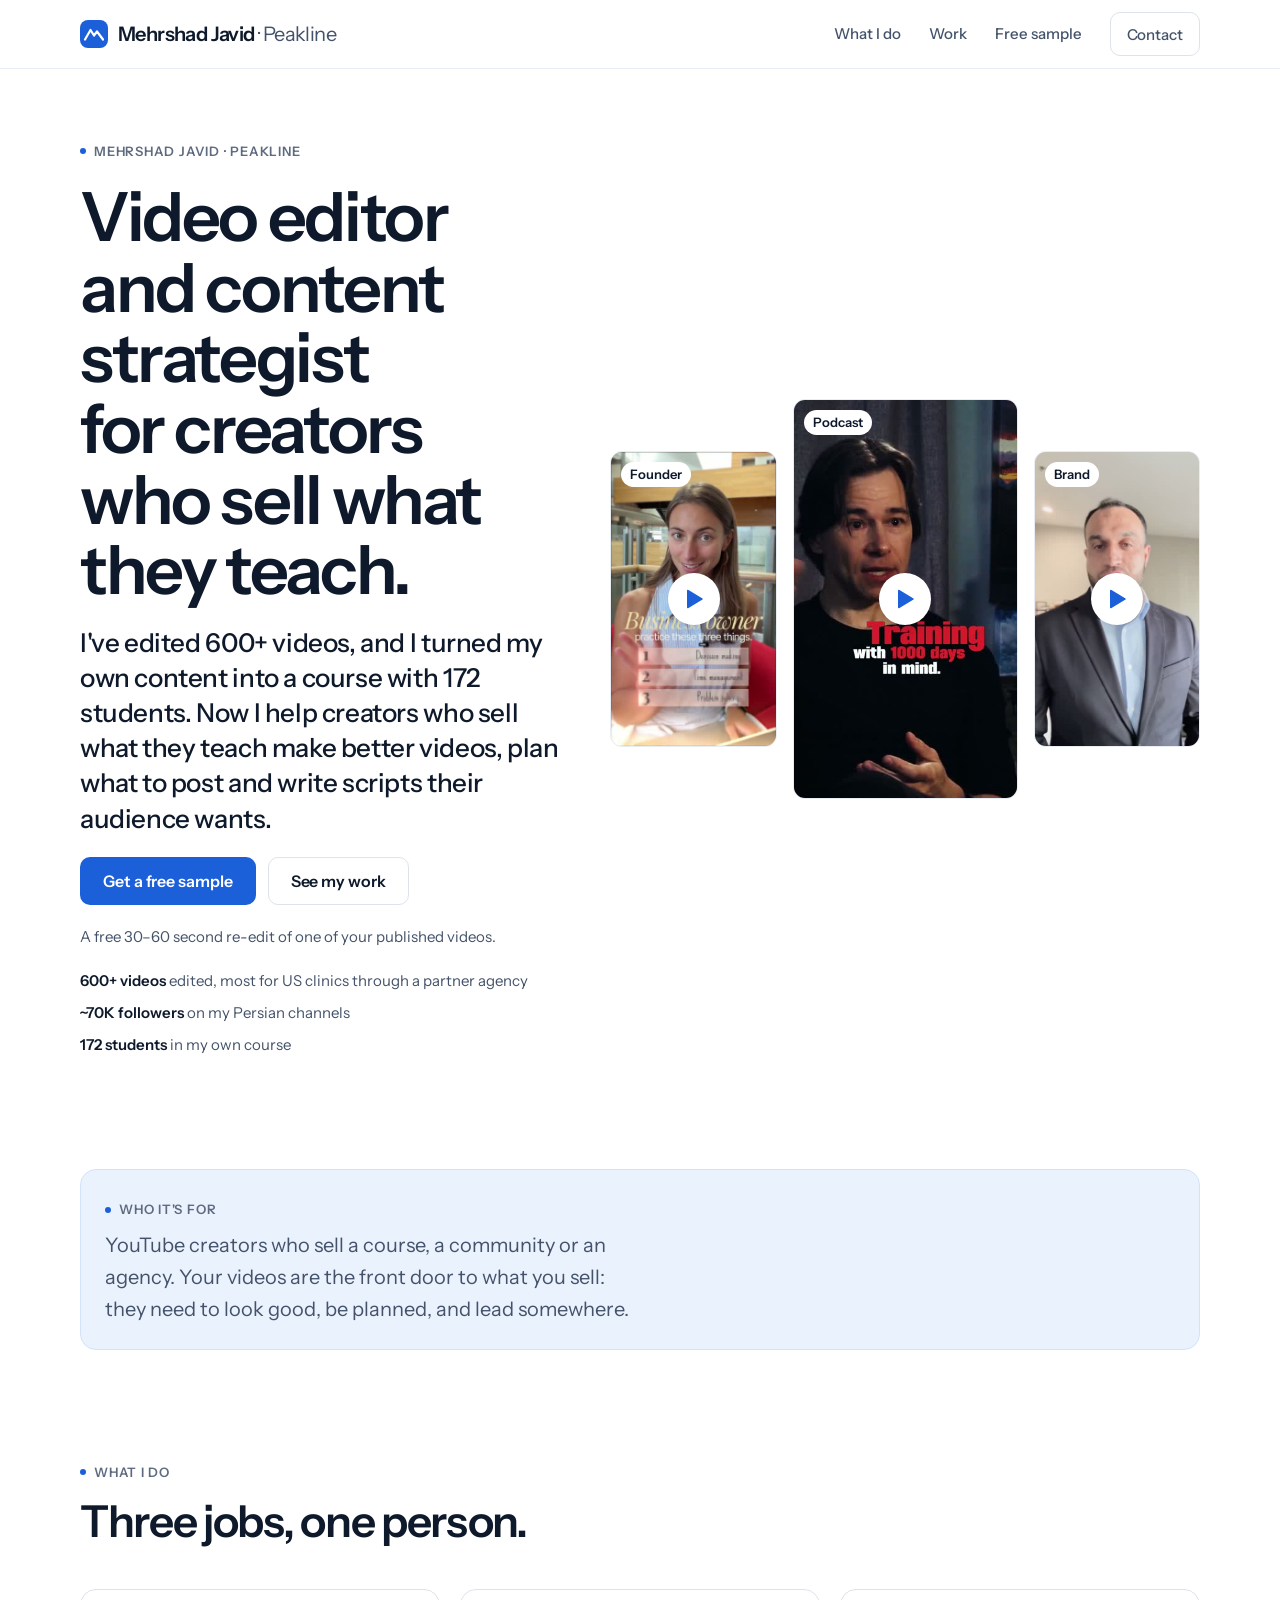
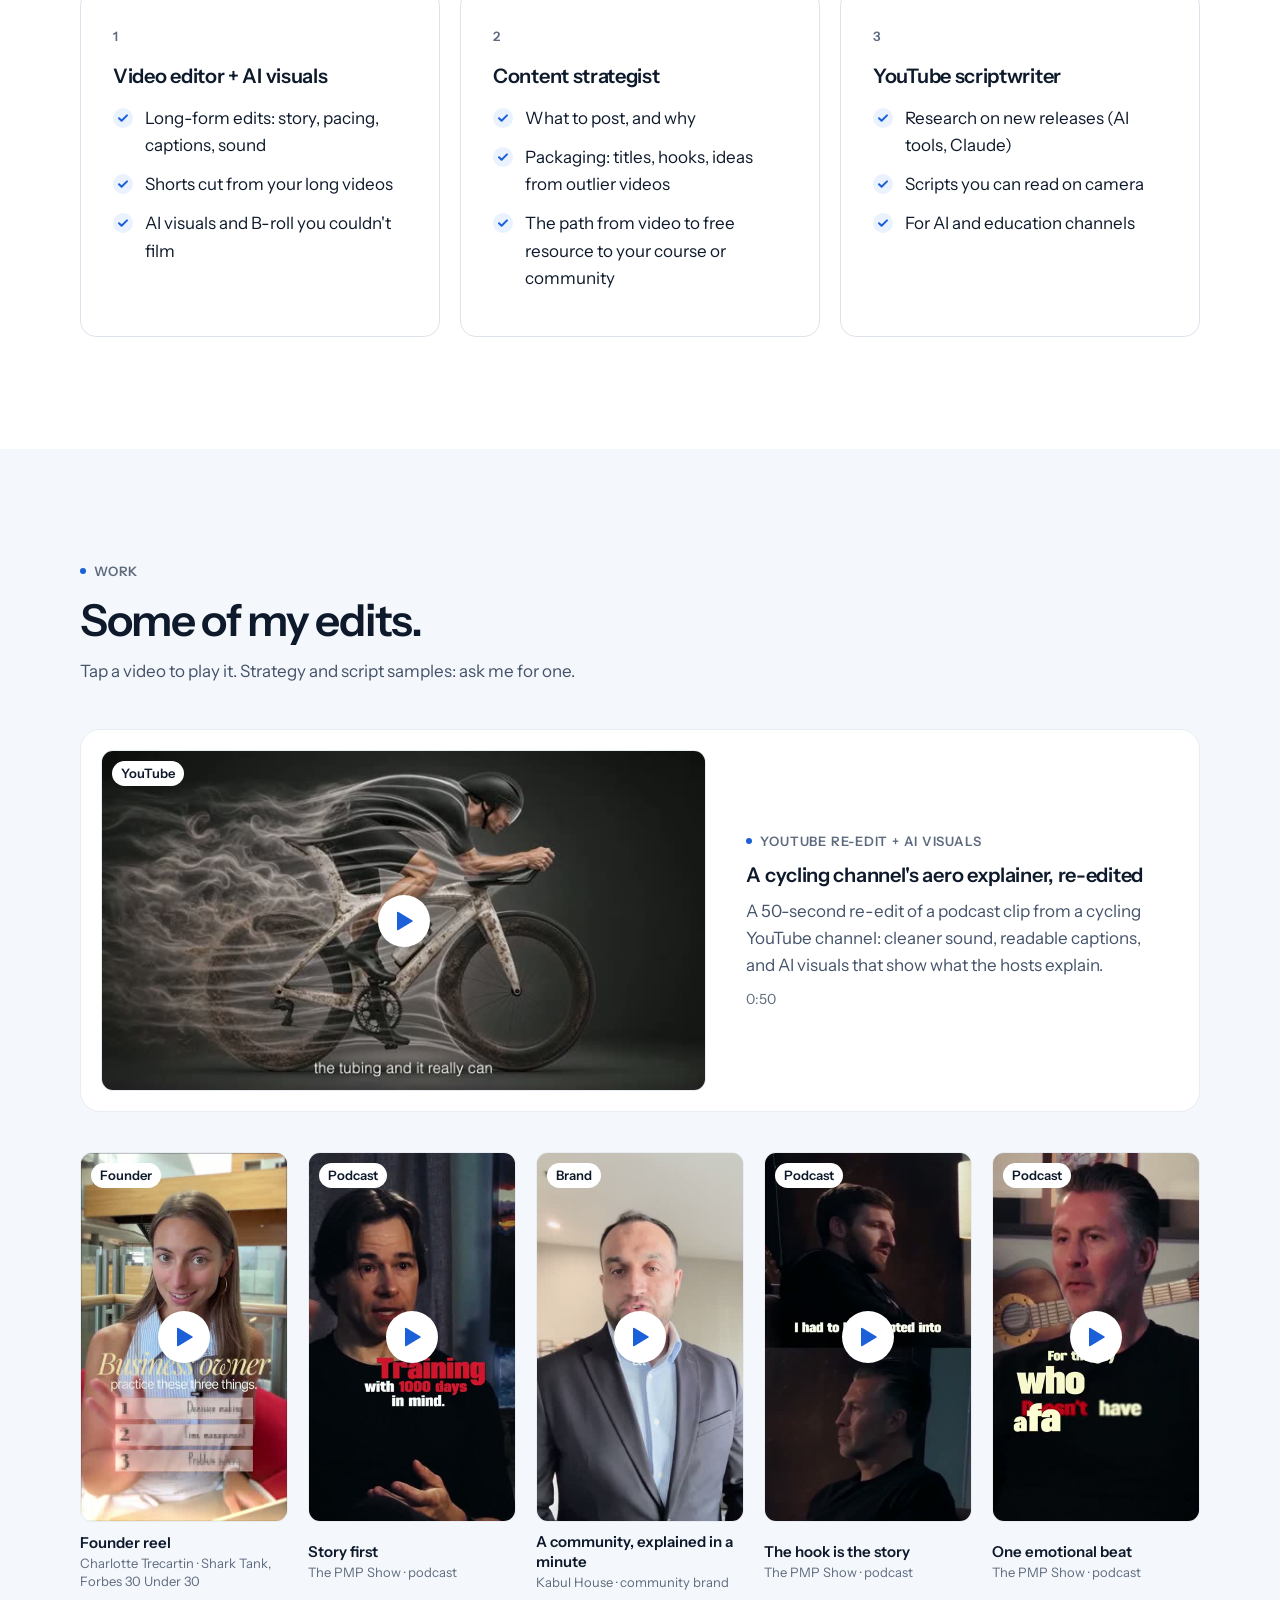
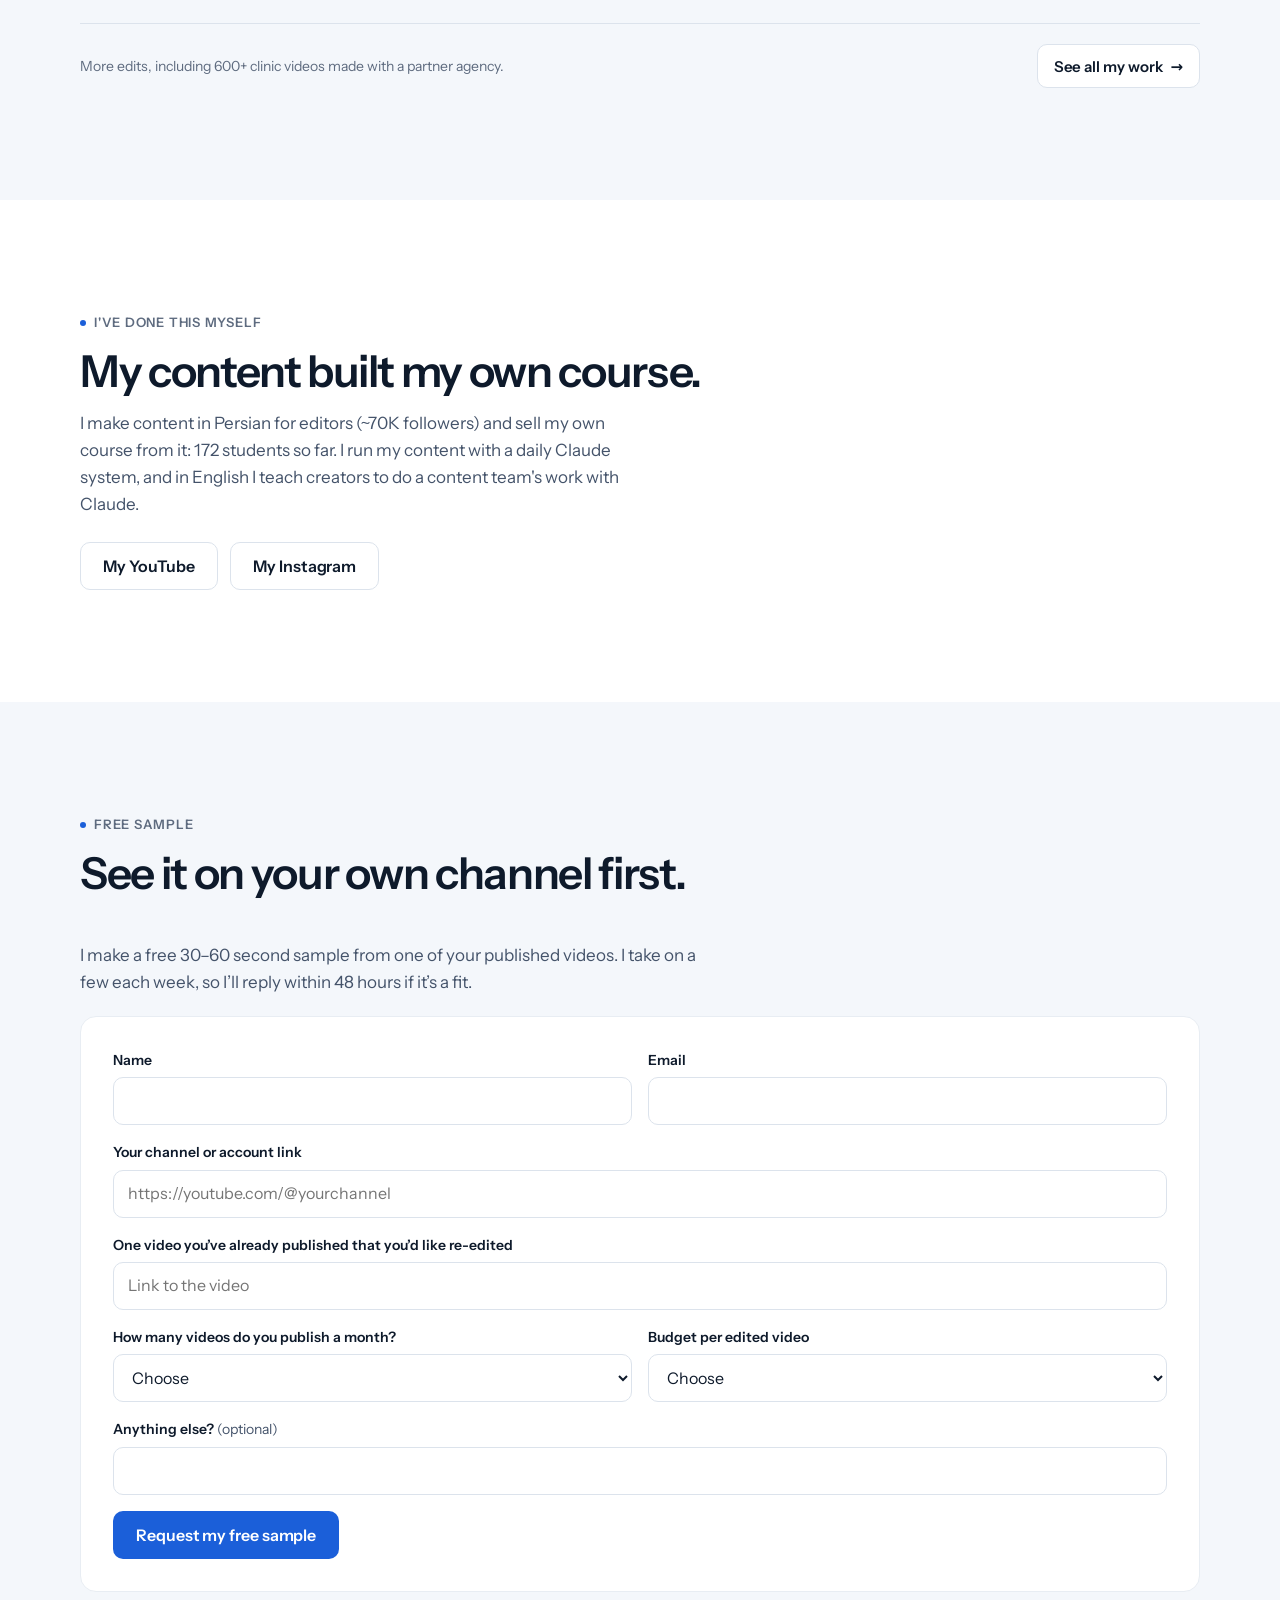
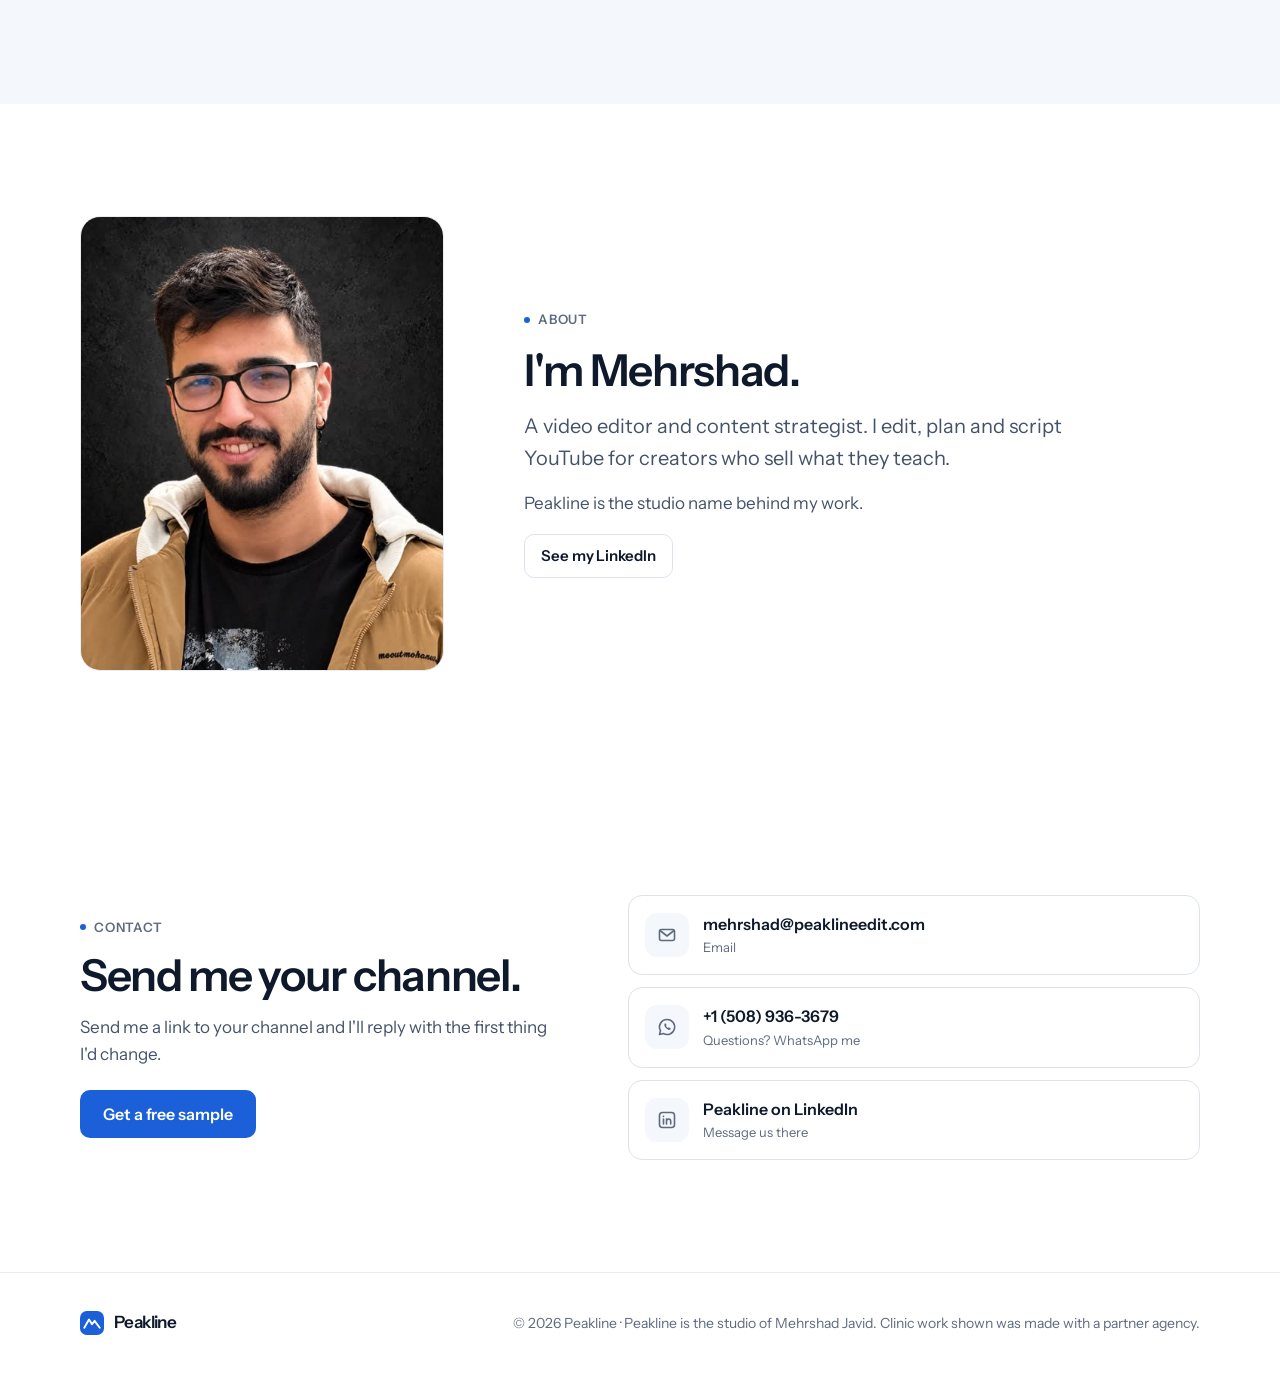
<file: index.html>
<!doctype html>
<html lang="en">
<head>
<meta charset="utf-8">
<meta name="viewport" content="width=device-width, initial-scale=1">
<title>Mehrshad Javid · Video editor + content strategist for course creators</title>
<meta name="description" content="I edit, plan and script YouTube for creators who sell courses. 600+ videos edited; my own content built a course with 172 students. Get a free sample.">

<link rel="canonical" href="https://peaklineedit.com/">
<meta property="og:type" content="website">
<meta property="og:title" content="Mehrshad Javid · Video editor + content strategist for course creators">
<meta property="og:description" content="I edit, plan and script YouTube for creators who sell courses. 600+ videos edited; my own content built a course with 172 students. Get a free sample.">
<meta property="og:url" content="https://peaklineedit.com/">
<meta name="theme-color" content="#FFFFFF">
<link rel="icon" href="data:image/svg+xml,%3Csvg xmlns='http://www.w3.org/2000/svg' viewBox='0 0 28 28'%3E%3Crect width='28' height='28' rx='8' fill='%231B5FD9'/%3E%3Cpath d='M5 19.5 10.5 10l3.5 5.5 3-4 6 8' stroke='%23fff' stroke-width='2.2' fill='none' stroke-linecap='round' stroke-linejoin='round'/%3E%3C/svg%3E">
<style>
@font-face{font-family:'Instrument Sans';font-style:normal;font-weight:400 600;font-display:swap;src:url([data-uri]) format('woff2')}
body{margin:0;background:#FFFFFF}
a{color:#1B5FD9}a:hover{color:#154CB3}
.pk{--bg:#FFFFFF;--bg-alt:#F4F7FB;--line:#DCE3EC;--line-soft:#E8EDF3;--ink:#0E1A2B;--ink-2:#44536A;--ink-3:#5E6B7F;--blue:#1B5FD9;--blue-hover:#154CB3;--blue-tint:#EAF2FE;--poster:#E3EAF3;--poster-2:#D5DFEB;
  container-type:inline-size;background:var(--bg);color:var(--ink);font-family:'Instrument Sans',system-ui,-apple-system,'Segoe UI',sans-serif;font-size:17px;line-height:1.6;-webkit-font-smoothing:antialiased;text-rendering:optimizeLegibility}
.pk *,.pk *::before,.pk *::after{box-sizing:border-box}
.pk h1,.pk h2,.pk h3,.pk p,.pk ul,.pk ol{margin:0}
.pk-wrap{width:100%;max-width:1200px;margin-inline:auto;padding-inline:20px}
.pk-sec{padding-block:64px}
.pk-alt{background:var(--bg-alt)}
.pk-label{display:inline-flex;align-items:center;gap:8px;font-size:13px;font-weight:600;letter-spacing:.06em;text-transform:uppercase;color:var(--ink-3)}
.pk-label i{width:6px;height:6px;border-radius:50%;background:var(--blue)}
.pk-h1{font-size:clamp(2.5rem,1.7rem + 3.6cqi,4.25rem);line-height:1.04;font-weight:600;letter-spacing:-.035em;text-wrap:balance}
.pk-h2{font-size:clamp(1.875rem,1.4rem + 2cqi,2.75rem);line-height:1.1;font-weight:600;letter-spacing:-.03em;text-wrap:balance}
.pk-h3{font-size:1.25rem;line-height:1.3;font-weight:600;letter-spacing:-.015em}
.pk-sub{font-size:clamp(1.25rem,1.05rem + .9cqi,1.625rem);line-height:1.35;font-weight:500;letter-spacing:-.015em;color:var(--ink);max-width:30rem}
.pk-lead{font-size:clamp(1.0625rem,1rem + .4cqi,1.25rem);line-height:1.6;color:var(--ink-2);max-width:34rem}
.pk-p{color:var(--ink-2);max-width:36rem}
.pk-small{font-size:14px;line-height:1.5;color:var(--ink-3)}
.pk-head-block{display:grid;gap:14px;margin-bottom:32px}
/* buttons: one blue button per screen, the rest neutral */
.pk-btn{display:inline-flex;align-items:center;justify-content:center;gap:8px;min-height:48px;padding:0 22px;border-radius:10px;border:1px solid transparent;font:600 16px/1 'Instrument Sans',system-ui,sans-serif;letter-spacing:-.005em;text-decoration:none;cursor:pointer;white-space:nowrap;transition:background .15s,border-color .15s,color .15s}
.pk-btn--blue{background:var(--blue);color:#FFFFFF}
.pk-btn--blue:hover{background:var(--blue-hover);color:#FFFFFF}
.pk-btn--line{background:#FFFFFF;color:var(--ink);border-color:var(--line)}
.pk-btn--line:hover{border-color:var(--ink-3);color:var(--ink)}
.pk-btn--sm{min-height:44px;padding:0 16px;font-size:15px}
.pk a:focus-visible,.pk button:focus-visible,.pk summary:focus-visible{outline:3px solid var(--blue);outline-offset:2px}
/* header */
.pk-head{border-bottom:1px solid var(--line-soft);background:#FFFFFF}
.pk-head .pk-wrap{display:flex;align-items:center;justify-content:space-between;gap:16px;min-height:68px}
.pk-logo{display:inline-flex;align-items:center;gap:10px;min-height:44px;color:var(--ink);text-decoration:none;font-weight:600;font-size:20px;letter-spacing:-.03em}
.pk-logo:hover{color:var(--ink)}
.pk-nav{display:none;align-items:center;gap:28px}
.pk-nav a{color:var(--ink-2);text-decoration:none;font-size:15px;font-weight:500}
.pk-nav a:hover{color:var(--ink)}
/* hero */
.pk-hero{padding-block:40px 64px}
.pk-hero-grid{display:grid;gap:40px}
.pk-hero-text{display:grid;gap:20px;align-content:start}
.pk-ctas{display:flex;flex-wrap:wrap;gap:12px}
.pk-stats{display:grid;grid-template-columns:repeat(3,minmax(0,1fr));gap:0;margin-top:8px;padding-top:20px;border-top:1px solid var(--line-soft)}
.pk-stat{display:grid;gap:2px;padding-inline:12px;border-inline-start:1px solid var(--line-soft)}
.pk-stat:first-child{padding-inline-start:0;border-inline-start:0}
.pk-stat b{font-size:clamp(1.5rem,1.2rem + 1.2cqi,2rem);line-height:1.15;font-weight:600;letter-spacing:-.03em;font-variant-numeric:tabular-nums}
.pk-stat span{font-size:13px;line-height:1.4;color:var(--ink-3)}
.pk-hero-reel{display:grid;grid-template-columns:repeat(3,minmax(0,1fr));gap:10px;align-items:start}
.pk-hero-reel>:nth-child(2){margin-top:-16px}
/* poster cards (9:16, poster first, video loads only on tap) */
.pk-poster{position:relative;display:block;width:100%;aspect-ratio:9/16;border-radius:12px;background:var(--poster);overflow:hidden;border:1px solid var(--line-soft)}
.pk-poster .pk-tag{position:absolute;inset-block-start:10px;inset-inline-start:10px;padding:4px 9px;border-radius:999px;background:#FFFFFF;font-size:13px;font-weight:600;line-height:1.3;color:var(--ink)}
.pk-play{position:absolute;inset:0;margin:auto;width:52px;height:52px;border-radius:50%;background:#FFFFFF;display:grid;place-items:center;box-shadow:0 6px 20px -8px rgb(14 26 43 / .35)}
.pk-cap{position:absolute;inset-inline:12%;inset-block-end:20%;display:grid;gap:6px;justify-items:center}
.pk-cap span{display:block;height:9px;border-radius:5px;background:#FFFFFF}
.pk-cap span:first-child{width:80%}
.pk-cap span:last-child{width:52%;background:var(--blue)}
/* screening room */
.pk-chips{display:flex;gap:8px;overflow-x:auto;padding:2px 2px 6px;margin:0 -2px 24px;scrollbar-width:none}
.pk-chip{flex:none;min-height:44px;padding:0 16px;border-radius:999px;border:1px solid var(--line);background:#FFFFFF;color:var(--ink-2);font:500 15px/1 'Instrument Sans',system-ui,sans-serif;cursor:pointer}
.pk-chip:hover{border-color:var(--ink-3);color:var(--ink)}
.pk-chip.is-on{background:var(--ink);border-color:var(--ink);color:#FFFFFF}
.pk-grid{display:grid;grid-template-columns:repeat(2,minmax(0,1fr));gap:20px 12px}
.pk-card{display:grid;gap:10px;margin:0;padding:0;border:0;background:none;text-align:start;cursor:pointer;font:inherit;color:inherit}
.pk-card:hover .pk-poster{border-color:var(--line)}
.pk-card:hover .pk-play{background:var(--blue)}
.pk-card:hover .pk-play svg path{fill:#FFFFFF}
.pk-card-meta{display:grid;gap:1px}
.pk-card-meta b{font-size:15px;font-weight:600;line-height:1.35}
.pk-card-meta span{font-size:13px;line-height:1.4;color:var(--ink-3)}
.pk-more{display:flex;flex-wrap:wrap;align-items:center;justify-content:space-between;gap:12px;margin-top:32px;padding-top:20px;border-top:1px solid var(--line)}
/* raw vs edited */
.pk-ba{display:grid;gap:36px}
.pk-ba-text{display:grid;gap:18px;align-content:center}
.pk-checks{list-style:none;padding:0;display:grid;gap:12px}
.pk-checks li{display:grid;grid-template-columns:22px minmax(0,1fr);gap:10px;align-items:start;color:var(--ink)}
.pk-checks svg{margin-top:3px}
.pk-ba-pair{display:grid;grid-template-columns:repeat(2,minmax(0,1fr));gap:12px}
.pk-ba-pair figure{margin:0;display:grid;gap:10px}
.pk-ba-pair figcaption{display:flex;justify-content:space-between;gap:8px;font-size:14px;font-weight:600}
.pk-ba-pair figcaption span{font-weight:400;color:var(--ink-3)}
.pk-raw{background:var(--poster-2)}
.pk-raw .pk-cap{display:none}
/* offer */
.pk-offer{display:grid;gap:20px;padding:32px 24px;border-radius:20px;background:var(--blue-tint);border:1px solid #D3E2FB}
.pk-offer .pk-h2{max-width:20ch}
.pk-offer-sub{font-size:clamp(1.125rem,1rem + .6cqi,1.375rem);font-weight:500;letter-spacing:-.01em;color:var(--ink)}
/* lanes */
.pk-lanes{display:grid;gap:16px}
.pk-lane{display:flex;flex-direction:column;gap:16px;padding:28px 24px;border-radius:16px;border:1px solid var(--line);background:#FFFFFF}
.pk-lane .pk-btn{align-self:flex-start;margin-top:auto}
.pk-lane .pk-checks{margin-bottom:8px}
/* steps */
.pk-steps{list-style:none;padding:0;display:grid;gap:12px;counter-reset:s}
.pk-step{display:grid;grid-template-columns:44px minmax(0,1fr);gap:16px;padding:20px;border-radius:16px;background:#FFFFFF;border:1px solid var(--line-soft)}
.pk-step-n{width:44px;height:44px;border-radius:12px;background:var(--blue-tint);color:var(--blue);display:grid;place-items:center;font-weight:600;font-size:18px;font-variant-numeric:tabular-nums}
.pk-step div{display:grid;gap:4px}
/* faq */
.pk-faq{display:grid;border-top:1px solid var(--line)}
.pk-faq details{border-bottom:1px solid var(--line)}
.pk-faq summary{list-style:none;display:flex;align-items:center;justify-content:space-between;gap:16px;min-height:64px;padding-block:16px;font-size:17px;font-weight:600;letter-spacing:-.01em;cursor:pointer}
.pk-faq summary::-webkit-details-marker{display:none}
.pk-faq summary svg{flex:none;transition:transform .2s}
.pk-faq details[open] summary svg{transform:rotate(45deg)}
.pk-faq details p{padding-bottom:20px;color:var(--ink-2);max-width:44rem}
/* contact */
.pk-contact{display:grid;gap:28px}
.pk-ways{display:grid;gap:12px}
.pk-way{display:grid;grid-template-columns:44px minmax(0,1fr);gap:14px;align-items:center;padding:16px;border-radius:14px;border:1px solid var(--line);background:#FFFFFF;color:var(--ink);text-decoration:none}
a.pk-way:hover{border-color:var(--ink-3);color:var(--ink)}
.pk-way-ic{width:44px;height:44px;border-radius:12px;background:var(--bg-alt);display:grid;place-items:center;color:var(--ink)}
.pk-way div{display:grid;gap:0;min-width:0}
.pk-way b{font-size:16px;font-weight:600;overflow-wrap:anywhere}
.pk-way span{font-size:13px;color:var(--ink-3)}
.pk-way--slot{border-style:dashed}
.pk-way--slot b{color:var(--ink-3);font-weight:500}
/* footer */
.pk-foot{border-top:1px solid var(--line-soft);padding-block:28px 36px}
.pk-foot .pk-wrap{display:grid;gap:10px}
/* tablet */
@container (min-width:640px){
  .pk-wrap{padding-inline:32px}
  .pk-nav{display:flex}
  .pk-head-cta-phone{display:none}
  .pk-grid{grid-template-columns:repeat(3,minmax(0,1fr));gap:28px 16px}
  .pk-offer{padding:48px}
  .pk-lanes{grid-template-columns:repeat(2,minmax(0,1fr));gap:20px}
  .pk-lane{padding:36px 32px}
  .pk-steps{grid-template-columns:repeat(3,minmax(0,1fr));gap:16px}
  .pk-step{grid-template-columns:minmax(0,1fr);gap:20px;padding:28px}
  .pk-ways{grid-template-columns:repeat(3,minmax(0,1fr))}
  .pk-stat{padding-inline:20px}
}
@container (max-width:639.98px){.pk-head-cta-desk{display:none}
  /* phone: the work is one swipe row (2 cards + a peek of the 3rd), so the section stays short */
  .pk-grid{display:flex;gap:12px;overflow-x:auto;scroll-snap-type:x mandatory;margin-inline:-20px;padding-inline:20px;scroll-padding-inline:20px;scrollbar-width:none}
  .pk-grid .pk-card{flex:0 0 42%;scroll-snap-align:start}
}
/* desktop */
@container (min-width:1024px){
  .pk-wrap{padding-inline:40px}
  .pk-sec{padding-block:112px}
  .pk-hero{padding-block:72px 112px}
  .pk-hero-grid{grid-template-columns:minmax(0,.9fr) minmax(0,1.1fr);gap:48px;align-items:center}
  .pk-hero-reel{grid-template-columns:minmax(0,1fr) minmax(0,1.35fr) minmax(0,1fr);gap:16px;align-items:center}
  .pk-hero-reel>:nth-child(2){margin-top:0}
  .pk-head-block{margin-bottom:44px}
  .pk-grid{grid-template-columns:repeat(5,minmax(0,1fr));gap:36px 20px}
  .pk-ba{grid-template-columns:minmax(0,1fr) minmax(0,1fr);gap:80px;align-items:center}
  .pk-ba-pair{gap:20px}
  .pk-offer{grid-template-columns:minmax(0,1.3fr) auto;align-items:end;column-gap:48px;padding:64px}
  .pk-offer .pk-btn{grid-column:2;grid-row:1 / span 3;align-self:center}
  .pk-faq-wrap{display:grid;grid-template-columns:minmax(0,.8fr) minmax(0,1.2fr);gap:80px;align-items:start}
  .pk-contact{grid-template-columns:minmax(0,.9fr) minmax(0,1.1fr);gap:80px;align-items:center}
  .pk-ways{grid-template-columns:minmax(0,1fr)}
  .pk-foot .pk-wrap{grid-template-columns:minmax(0,1fr) auto;align-items:center}
}
@media (prefers-reduced-motion:reduce){.pk *{transition:none !important}}
/* build additions: real posters + tap-to-play video */
html{scroll-behavior:smooth}
.pk-poster img,.pk-poster video{position:absolute;inset:0;width:100%;height:100%;object-fit:cover;display:block}
.pk-poster video{background:#0E1A2B}
.pk-poster.is-playing .pk-tag,.pk-poster.is-playing .pk-play,.pk-poster.is-playing .pk-cap{display:none}
.pk-poster.has-img .pk-cap{display:none}
.pk-poster .pk-tag,.pk-poster .pk-play{z-index:1}
.pk-card[hidden]{display:none}
.pk-card:disabled{cursor:default}
.pk-card:disabled .pk-play{display:none}
.pk-skip{position:absolute;left:-9999px}
.pk-skip:focus{left:16px;top:12px;z-index:9;background:#fff;padding:8px 12px;border-radius:8px}
@media (prefers-reduced-motion:reduce){html{scroll-behavior:auto}}
/* selling points + contrast (2026-10-31, same tokens as design v1) */
.pk-why{display:grid;gap:12px}
.pk-why-card{display:grid;gap:12px;align-content:start;padding:24px;border-radius:16px;border:1px solid var(--line-soft);background:#FFFFFF}
.pk-quote{margin:24px 0 0;padding:24px;border-radius:16px;background:var(--bg-alt);display:grid;gap:10px}
.pk-quote blockquote{margin:0;font-size:clamp(1.125rem,1rem + .6cqi,1.375rem);line-height:1.4;font-weight:500;letter-spacing:-.01em;color:var(--ink);max-width:40rem}
.pk-quote figcaption{font-size:14px;line-height:1.5;color:var(--ink-3)}
.pk-quote figcaption b{color:var(--ink);font-weight:600}
.pk-vs{display:grid;gap:12px}
.pk-vs-col{display:grid;gap:16px;align-content:start;padding:28px 24px;border-radius:16px}
.pk-vs-not{background:var(--bg-alt);border:1px solid var(--line-soft)}
.pk-vs-not .pk-x li{color:var(--ink-2)}
.pk-vs-yes{background:var(--blue-tint);border:1px solid #D3E2FB}
.pk-x{list-style:none;padding:0;display:grid;gap:12px}
.pk-x li{display:grid;grid-template-columns:22px minmax(0,1fr);gap:10px;align-items:start}
.pk-x svg{margin-top:3px}
@container (min-width:640px){
  .pk-why{grid-template-columns:repeat(2,minmax(0,1fr));gap:16px}
  .pk-why-card{padding:28px}
  .pk-quote{padding:32px}
  .pk-vs{grid-template-columns:repeat(2,minmax(0,1fr));gap:20px}
  .pk-vs-col{padding:36px 32px}
}
@container (min-width:640px) and (max-width:1023.98px){
  .pk-why-card:last-child{grid-column:1 / -1}
}
@container (min-width:1024px){
  .pk-why{grid-template-columns:repeat(6,minmax(0,1fr))}
  .pk-why-card{grid-column:span 2}
  .pk-why-card:nth-child(n+4){grid-column:span 3}
}
/* TV feature card */
.pk-feature{display:grid;gap:20px;margin-bottom:40px;padding:16px;border-radius:20px;background:#FFFFFF;border:1px solid var(--line-soft)}
.pk-poster--wide{aspect-ratio:16/9}
.pk-feature-text{display:grid;gap:10px;align-content:center;padding:0 8px 8px}
@container (min-width:1024px){
  .pk-feature{grid-template-columns:minmax(0,1.4fr) minmax(0,1fr);gap:40px;padding:20px}
  .pk-feature-text{padding:0 20px 0 0}
}
/* quiet "see more work" row */
.pk-morework{margin-top:28px}
.pk-morework summary{display:inline-flex;align-items:center;min-height:44px;padding:0 4px;color:var(--ink-2);font-weight:500;font-size:15px;cursor:pointer;text-decoration:underline;text-underline-offset:4px;text-decoration-color:var(--line)}
.pk-morework summary:hover{color:var(--ink)}
.pk-morework[open] summary{margin-bottom:20px}
@container (min-width:1024px){.pk-grid--n4,.pk-grid--n8{grid-template-columns:repeat(4,minmax(0,1fr))}}
/* bigger hero videos (Mehrshad 2026-10-31: "so small") */
@container (max-width:639.98px){
  .pk-hero-reel{display:flex;gap:12px;overflow-x:auto;scroll-snap-type:x mandatory;margin-inline:-20px;padding-inline:20px;scroll-padding-inline:20px;scrollbar-width:none}
  .pk-hero-reel>.pk-card{flex:0 0 62%;scroll-snap-align:start}
  .pk-hero-reel>:nth-child(2){margin-top:0}
}
/* about */
.pk-about{display:grid;gap:28px;align-items:center}
.pk-about-photo{margin:0;width:100%;max-width:320px;aspect-ratio:4/5;border-radius:20px;overflow:hidden;background:var(--poster);border:1px solid var(--line-soft)}
.pk-about-photo img{width:100%;height:100%;object-fit:cover;display:block}
.pk-about-text{display:grid;gap:16px;align-content:center;justify-items:start}
@container (min-width:1024px){
  .pk-about{grid-template-columns:minmax(0,.7fr) minmax(0,1.3fr);gap:80px}
  .pk-about-photo{max-width:none}
}
/* 1 hour -> 8-12 shorts equation */
.pk-equation{display:inline-flex;flex-wrap:wrap;align-items:baseline;gap:6px;align-self:flex-start;padding:10px 14px;border-radius:12px;background:var(--blue-tint);border:1px solid #D3E2FB;color:var(--ink-2);font-size:15px;line-height:1.4}
.pk-equation b{color:var(--ink);font-weight:600;font-size:17px;letter-spacing:-.01em}
.pk-equation span[aria-hidden]{color:var(--blue);font-weight:600}
.pk-sr{position:absolute;width:1px;height:1px;overflow:hidden;clip:rect(0 0 0 0);white-space:nowrap}
.pk-price{display:flex;flex-wrap:wrap;align-items:baseline;gap:6px;margin:-6px 0 0;color:var(--ink-2);font-size:15px}
.pk-price b{color:var(--ink);font-size:34px;font-weight:600;letter-spacing:-.03em;line-height:1}
.pk-from{flex-basis:100%;color:var(--ink);font-size:15px;font-weight:700;letter-spacing:-.01em;margin-bottom:2px}

/* founder quote hero + preview gaps */
.pk-h1--quote{font-size:clamp(2rem,1.4rem + 2.6cqi,3.25rem);line-height:1.08}
.pk-cite{display:block;margin-top:-8px;color:var(--ink-2);font-size:15px;font-style:normal}
.pk-cite b{color:var(--ink);font-weight:600}
.pk-proofline{color:var(--ink-2);font-size:15px}
.pk-proofline b{color:var(--ink);font-weight:600}
.pk-sidelink{font-size:15px;color:var(--ink-2)}
.pk-sidelink a{color:var(--blue);font-weight:600;text-decoration:none}
.pk-verify{background:#FFF1A8;color:#5A4500;border-radius:4px;padding:0 4px;font-weight:600}
.pk-note{padding:24px;border-radius:16px;background:var(--blue-tint);border:1px solid #D3E2FB}

/* founder quote card under the hero headline */
.pk-founder{margin:4px 0 0;padding:16px 20px;border-left:3px solid var(--blue);background:var(--blue-tint);border-radius:0 12px 12px 0}
.pk-founder blockquote{margin:0;color:var(--ink);font-size:clamp(1.05rem,.95rem + .5cqi,1.3rem);line-height:1.4;font-weight:600;letter-spacing:-.01em}
.pk-founder .pk-cite{margin-top:8px}

@container (min-width:1024px){.pk-grid--n6{grid-template-columns:repeat(6,minmax(0,1fr));gap:28px 14px}}
.pk-sec-sub{margin:48px 0 20px}

.pk-proofstrip{display:flex;flex-wrap:wrap;gap:8px 20px;color:var(--ink-2);font-size:15px}
.pk-proofstrip b{color:var(--ink);font-weight:600}
.pk-teach{display:grid;gap:24px}
.pk-pillars{display:grid;gap:12px;grid-template-columns:repeat(2,minmax(0,1fr))}
@container (min-width:1024px){.pk-pillars{grid-template-columns:repeat(4,minmax(0,1fr))}}
.pk-pillar{padding:18px;border-radius:14px;background:#fff;border:1px solid var(--line-soft)}
.pk-pillar b{display:block;margin-bottom:6px;color:var(--ink)}
.pk-pillar span{color:var(--ink-2);font-size:14px;line-height:1.45}

/* free-sample form */
.pk-form{display:grid;gap:16px;margin-top:20px;padding:24px;border-radius:16px;background:#fff;border:1px solid var(--line-soft)}
@container (min-width:640px){.pk-form{grid-template-columns:repeat(2,minmax(0,1fr));padding:32px}.pk-field--wide{grid-column:1 / -1}}
.pk-field{display:grid;gap:6px}
.pk-field label{font-size:14px;font-weight:600;color:var(--ink)}
.pk-field label span{font-weight:400;color:var(--ink-2)}
.pk-field input,.pk-field select{width:100%;min-height:48px;padding:10px 14px;border-radius:10px;border:1px solid var(--line);background:#fff;color:var(--ink);font:inherit;font-size:16px}
.pk-field input:focus,.pk-field select:focus{outline:2px solid var(--blue);outline-offset:1px;border-color:var(--blue)}
.pk-hp{position:absolute;left:-9999px;width:1px;height:1px;overflow:hidden}
.pk-form-foot{display:flex;flex-wrap:wrap;align-items:center;gap:12px 20px}
.pk-form-msg{margin:0;font-size:15px;color:var(--ink-2)}
.pk-form.is-sent .pk-field{opacity:.5}
.pk-form.is-sent button{display:none}
.pk-form.is-sent .pk-form-msg{color:var(--ink);font-weight:600}
/* header name: one line on phones */
.pk-logo{white-space:nowrap}
@media (max-width:480px){.pk-logo span span{display:none}}

</style>
</head>
<body>
<div class="pk" dir="ltr" lang="en">
<a class="pk-skip" href="#main">Skip to content</a>

<header class="pk-head">
<div class="pk-wrap">
<a class="pk-logo" href="#top" aria-label="Peakline home">
<svg width="28" height="28" viewBox="0 0 28 28" fill="none" aria-hidden="true"><rect width="28" height="28" rx="8" fill="#1B5FD9"></rect><path d="M5 19.5 10.5 10l3.5 5.5 3-4 6 8" stroke="#FFFFFF" stroke-width="2.2" stroke-linecap="round" stroke-linejoin="round"></path></svg>
<span>Mehrshad Javid <span style="color:var(--ink-2);font-weight:400">· Peakline</span></span>
</a>
<nav class="pk-nav" aria-label="Main">
<a href="#roles">What I do</a>
<a href="/work/">Work</a>
<a href="#sample">Free sample</a>
<a class="pk-btn pk-btn--line pk-btn--sm pk-head-cta-desk" href="#contact">Contact</a>
</nav>
<a class="pk-btn pk-btn--line pk-btn--sm pk-head-cta-phone" href="#contact">Contact</a>
</div>
</header>

<main id="main">
<section class="pk-hero" id="top">
<div class="pk-wrap pk-hero-grid">
<div class="pk-hero-text">
<span class="pk-label"><i></i>Mehrshad Javid · Peakline</span>
<h1 class="pk-h1">Video editor and content strategist for creators who sell what they teach.</h1>
<p class="pk-sub">I've edited 600+ videos, and I turned my own content into a course with 172 students. Now I help creators who sell what they teach make better videos, plan what to post and write scripts their audience wants.</p>
<div class="pk-ctas">
<a class="pk-btn pk-btn--blue" href="#sample">Get a free sample</a>
<a class="pk-btn pk-btn--line" href="/work/">See my work</a>
</div>
<p class="pk-sidelink">A free 30&ndash;60 second re-edit of one of your published videos.</p>
<div class="pk-proofstrip"><span><b>600+ videos</b> edited, most for US clinics through a partner agency</span><span><b>~70K followers</b> on my Persian channels</span><span><b>172 students</b> in my own course</span></div>
</div>
<div class="pk-hero-reel" aria-label="Three example videos">
<button type="button" class="pk-card" data-cat="" aria-label="Play: Founder reel" data-src="/media/charlotte.mp4"><span class="pk-poster has-img"><img src="[data-uri]" alt="" loading="lazy" decoding="async"><span class="pk-tag">Founder</span><span class="pk-play" aria-hidden="true"><svg width="18" height="20" viewBox="0 0 18 20"><path d="M2 1.8v16.4a1 1 0 0 0 1.5.86l13.6-8.2a1 1 0 0 0 0-1.72L3.5.94A1 1 0 0 0 2 1.8Z" fill="#1B5FD9"></path></svg></span><span class="pk-cap" aria-hidden="true"><span></span><span></span></span></span></button>
<button type="button" class="pk-card" data-cat="" aria-label="Play: Story first" data-src="/media/pmp-storytelling.mp4"><span class="pk-poster has-img"><img src="[data-uri]" alt="" loading="lazy" decoding="async"><span class="pk-tag">Podcast</span><span class="pk-play" aria-hidden="true"><svg width="18" height="20" viewBox="0 0 18 20"><path d="M2 1.8v16.4a1 1 0 0 0 1.5.86l13.6-8.2a1 1 0 0 0 0-1.72L3.5.94A1 1 0 0 0 2 1.8Z" fill="#1B5FD9"></path></svg></span><span class="pk-cap" aria-hidden="true"><span></span><span></span></span></span></button>
<button type="button" class="pk-card" data-cat="" aria-label="Play: A community, explained in a minute" data-src="/media/kabul-house.mp4"><span class="pk-poster has-img"><img src="[data-uri]" alt="" loading="lazy" decoding="async"><span class="pk-tag">Brand</span><span class="pk-play" aria-hidden="true"><svg width="18" height="20" viewBox="0 0 18 20"><path d="M2 1.8v16.4a1 1 0 0 0 1.5.86l13.6-8.2a1 1 0 0 0 0-1.72L3.5.94A1 1 0 0 0 2 1.8Z" fill="#1B5FD9"></path></svg></span><span class="pk-cap" aria-hidden="true"><span></span><span></span></span></span></button>
</div>
</div>
</section>

<section class="pk-sec" id="who" style="padding-top:0">
<div class="pk-wrap">
<div class="pk-note">
<span class="pk-label"><i></i>Who it's for</span>
<p class="pk-lead" style="margin-top:8px">YouTube creators who sell a course, a community or an agency. Your videos are the front door to what you sell: they need to look good, be planned, and lead somewhere.</p>
</div>
</div>
</section>

<section class="pk-sec" id="roles" style="padding-top:0">
<div class="pk-wrap">
<div class="pk-head-block">
<span class="pk-label"><i></i>What I do</span>
<h2 class="pk-h2">Three jobs, one person.</h2>
</div>
<div class="pk-lanes" style="grid-template-columns:repeat(auto-fit,minmax(260px,1fr))">
<div class="pk-lane"><span class="pk-label">1</span><h3 class="pk-h3">Video editor + AI visuals</h3><ul class="pk-checks"><li><svg width="20" height="20" viewBox="0 0 20 20" fill="none" aria-hidden="true"><circle cx="10" cy="10" r="10" fill="#EAF2FE"></circle><path d="m6 10.2 2.6 2.6L14 7.4" stroke="#1B5FD9" stroke-width="2" stroke-linecap="round" stroke-linejoin="round"></path></svg><span>Long-form edits: story, pacing, captions, sound</span></li><li><svg width="20" height="20" viewBox="0 0 20 20" fill="none" aria-hidden="true"><circle cx="10" cy="10" r="10" fill="#EAF2FE"></circle><path d="m6 10.2 2.6 2.6L14 7.4" stroke="#1B5FD9" stroke-width="2" stroke-linecap="round" stroke-linejoin="round"></path></svg><span>Shorts cut from your long videos</span></li><li><svg width="20" height="20" viewBox="0 0 20 20" fill="none" aria-hidden="true"><circle cx="10" cy="10" r="10" fill="#EAF2FE"></circle><path d="m6 10.2 2.6 2.6L14 7.4" stroke="#1B5FD9" stroke-width="2" stroke-linecap="round" stroke-linejoin="round"></path></svg><span>AI visuals and B-roll you couldn't film</span></li></ul></div>
<div class="pk-lane"><span class="pk-label">2</span><h3 class="pk-h3">Content strategist</h3><ul class="pk-checks"><li><svg width="20" height="20" viewBox="0 0 20 20" fill="none" aria-hidden="true"><circle cx="10" cy="10" r="10" fill="#EAF2FE"></circle><path d="m6 10.2 2.6 2.6L14 7.4" stroke="#1B5FD9" stroke-width="2" stroke-linecap="round" stroke-linejoin="round"></path></svg><span>What to post, and why</span></li><li><svg width="20" height="20" viewBox="0 0 20 20" fill="none" aria-hidden="true"><circle cx="10" cy="10" r="10" fill="#EAF2FE"></circle><path d="m6 10.2 2.6 2.6L14 7.4" stroke="#1B5FD9" stroke-width="2" stroke-linecap="round" stroke-linejoin="round"></path></svg><span>Packaging: titles, hooks, ideas from outlier videos</span></li><li><svg width="20" height="20" viewBox="0 0 20 20" fill="none" aria-hidden="true"><circle cx="10" cy="10" r="10" fill="#EAF2FE"></circle><path d="m6 10.2 2.6 2.6L14 7.4" stroke="#1B5FD9" stroke-width="2" stroke-linecap="round" stroke-linejoin="round"></path></svg><span>The path from video to free resource to your course or community</span></li></ul></div>
<div class="pk-lane"><span class="pk-label">3</span><h3 class="pk-h3">YouTube scriptwriter</h3><ul class="pk-checks"><li><svg width="20" height="20" viewBox="0 0 20 20" fill="none" aria-hidden="true"><circle cx="10" cy="10" r="10" fill="#EAF2FE"></circle><path d="m6 10.2 2.6 2.6L14 7.4" stroke="#1B5FD9" stroke-width="2" stroke-linecap="round" stroke-linejoin="round"></path></svg><span>Research on new releases (AI tools, Claude)</span></li><li><svg width="20" height="20" viewBox="0 0 20 20" fill="none" aria-hidden="true"><circle cx="10" cy="10" r="10" fill="#EAF2FE"></circle><path d="m6 10.2 2.6 2.6L14 7.4" stroke="#1B5FD9" stroke-width="2" stroke-linecap="round" stroke-linejoin="round"></path></svg><span>Scripts you can read on camera</span></li><li><svg width="20" height="20" viewBox="0 0 20 20" fill="none" aria-hidden="true"><circle cx="10" cy="10" r="10" fill="#EAF2FE"></circle><path d="m6 10.2 2.6 2.6L14 7.4" stroke="#1B5FD9" stroke-width="2" stroke-linecap="round" stroke-linejoin="round"></path></svg><span>For AI and education channels</span></li></ul></div>
</div>
</div>
</section>

<section class="pk-sec pk-alt" id="work">
<div class="pk-wrap">
<div class="pk-head-block">
<span class="pk-label"><i></i>Work</span>
<h2 class="pk-h2">Some of my edits.</h2>
<p class="pk-p">Tap a video to play it. Strategy and script samples: ask me for one.</p>
</div>
<div class="pk-feature"><button type="button" class="pk-card pk-feature-play" data-cat="feature" aria-label="Play: A cycling channel&#x27;s aero explainer, re-edited" data-src="/media/cycling-reedit.mp4"><span class="pk-poster pk-poster--wide has-img"><img src="[data-uri]" alt="" loading="lazy" decoding="async"><span class="pk-tag">YouTube</span><span class="pk-play" aria-hidden="true"><svg width="18" height="20" viewBox="0 0 18 20"><path d="M2 1.8v16.4a1 1 0 0 0 1.5.86l13.6-8.2a1 1 0 0 0 0-1.72L3.5.94A1 1 0 0 0 2 1.8Z" fill="#1B5FD9"></path></svg></span><span class="pk-cap" aria-hidden="true"><span></span><span></span></span></span></button><div class="pk-feature-text"><span class="pk-label"><i></i>YouTube re-edit + AI visuals</span><h3 class="pk-h3">A cycling channel&#x27;s aero explainer, re-edited</h3><p class="pk-p">A 50-second re-edit of a podcast clip from a cycling YouTube channel: cleaner sound, readable captions, and AI visuals that show what the hosts explain.</p><p class="pk-small">0:50</p></div></div>
<div class="pk-grid pk-grid--n5">
<button type="button" class="pk-card" data-cat="" aria-label="Play: Founder reel" data-src="/media/charlotte.mp4"><span class="pk-poster has-img"><img src="[data-uri]" alt="" loading="lazy" decoding="async"><span class="pk-tag">Founder</span><span class="pk-play" aria-hidden="true"><svg width="18" height="20" viewBox="0 0 18 20"><path d="M2 1.8v16.4a1 1 0 0 0 1.5.86l13.6-8.2a1 1 0 0 0 0-1.72L3.5.94A1 1 0 0 0 2 1.8Z" fill="#1B5FD9"></path></svg></span><span class="pk-cap" aria-hidden="true"><span></span><span></span></span></span><span class="pk-card-meta"><b>Founder reel</b><span>Charlotte Trecartin · Shark Tank, Forbes 30 Under 30</span></span></button>
<button type="button" class="pk-card" data-cat="" aria-label="Play: Story first" data-src="/media/pmp-storytelling.mp4"><span class="pk-poster has-img"><img src="[data-uri]" alt="" loading="lazy" decoding="async"><span class="pk-tag">Podcast</span><span class="pk-play" aria-hidden="true"><svg width="18" height="20" viewBox="0 0 18 20"><path d="M2 1.8v16.4a1 1 0 0 0 1.5.86l13.6-8.2a1 1 0 0 0 0-1.72L3.5.94A1 1 0 0 0 2 1.8Z" fill="#1B5FD9"></path></svg></span><span class="pk-cap" aria-hidden="true"><span></span><span></span></span></span><span class="pk-card-meta"><b>Story first</b><span>The PMP Show · podcast</span></span></button>
<button type="button" class="pk-card" data-cat="" aria-label="Play: A community, explained in a minute" data-src="/media/kabul-house.mp4"><span class="pk-poster has-img"><img src="[data-uri]" alt="" loading="lazy" decoding="async"><span class="pk-tag">Brand</span><span class="pk-play" aria-hidden="true"><svg width="18" height="20" viewBox="0 0 18 20"><path d="M2 1.8v16.4a1 1 0 0 0 1.5.86l13.6-8.2a1 1 0 0 0 0-1.72L3.5.94A1 1 0 0 0 2 1.8Z" fill="#1B5FD9"></path></svg></span><span class="pk-cap" aria-hidden="true"><span></span><span></span></span></span><span class="pk-card-meta"><b>A community, explained in a minute</b><span>Kabul House · community brand</span></span></button>
<button type="button" class="pk-card" data-cat="" aria-label="Play: The hook is the story" data-src="/media/pmp-wanted-to-be-happy.mp4"><span class="pk-poster has-img"><img src="[data-uri]" alt="" loading="lazy" decoding="async"><span class="pk-tag">Podcast</span><span class="pk-play" aria-hidden="true"><svg width="18" height="20" viewBox="0 0 18 20"><path d="M2 1.8v16.4a1 1 0 0 0 1.5.86l13.6-8.2a1 1 0 0 0 0-1.72L3.5.94A1 1 0 0 0 2 1.8Z" fill="#1B5FD9"></path></svg></span><span class="pk-cap" aria-hidden="true"><span></span><span></span></span></span><span class="pk-card-meta"><b>The hook is the story</b><span>The PMP Show · podcast</span></span></button>
<button type="button" class="pk-card" data-cat="" aria-label="Play: One emotional beat" data-src="/media/pmp-god-loves-us.mp4"><span class="pk-poster has-img"><img src="[data-uri]" alt="" loading="lazy" decoding="async"><span class="pk-tag">Podcast</span><span class="pk-play" aria-hidden="true"><svg width="18" height="20" viewBox="0 0 18 20"><path d="M2 1.8v16.4a1 1 0 0 0 1.5.86l13.6-8.2a1 1 0 0 0 0-1.72L3.5.94A1 1 0 0 0 2 1.8Z" fill="#1B5FD9"></path></svg></span><span class="pk-cap" aria-hidden="true"><span></span><span></span></span></span><span class="pk-card-meta"><b>One emotional beat</b><span>The PMP Show · podcast</span></span></button>
</div>
<div class="pk-more">
<p class="pk-small">More edits, including 600+ clinic videos made with a partner agency.</p>
<a class="pk-btn pk-btn--line pk-btn--sm" href="/work/">See all my work <span aria-hidden="true">&rarr;</span></a>
</div>
</div>
</section>

<section class="pk-sec" id="proof">
<div class="pk-wrap pk-teach">
<div class="pk-head-block" style="margin-bottom:0">
<span class="pk-label"><i></i>I've done this myself</span>
<h2 class="pk-h2">My content built my own course.</h2>
<p class="pk-p">I make content in Persian for editors (~70K followers) and sell my own course from it: 172 students so far. I run my content with a daily Claude system, and in English I teach creators to do a content team's work with Claude.</p>
</div>
<div class="pk-ctas"><a class="pk-btn pk-btn--line" href="https://www.youtube.com/@MehrshadcreatesEn" target="_blank" rel="noopener">My YouTube</a><a class="pk-btn pk-btn--line" href="https://www.instagram.com/mehrshadcreatesen/" target="_blank" rel="noopener">My Instagram</a></div>
</div>
</section>

<section class="pk-sec pk-alt" id="sample">
<div class="pk-wrap">
<div class="pk-head-block">
<span class="pk-label"><i></i>Free sample</span>
<h2 class="pk-h2">See it on your own channel first.</h2>
</div>
<p class="pk-p" style="max-width:640px">I make a free 30&ndash;60 second sample from one of your published videos. I take on a few each week, so I&rsquo;ll reply within 48 hours if it&rsquo;s a fit.</p>
<form class="pk-form" id="sample-form" novalidate>
<div class="pk-field"><label for="sf-name">Name</label><input id="sf-name" name="name" required autocomplete="name"></div>
<div class="pk-field"><label for="sf-email">Email</label><input id="sf-email" name="email" type="email" required autocomplete="email" inputmode="email"></div>
<div class="pk-field pk-field--wide"><label for="sf-channel">Your channel or account link</label><input id="sf-channel" name="channel" type="url" required placeholder="https://youtube.com/@yourchannel" inputmode="url"></div>
<div class="pk-field pk-field--wide"><label for="sf-video">One video you&rsquo;ve already published that you&rsquo;d like re-edited</label><input id="sf-video" name="video" type="url" required placeholder="Link to the video" inputmode="url"></div>
<div class="pk-field"><label for="sf-month">How many videos do you publish a month?</label><select id="sf-month" name="per_month" required><option value="">Choose</option><option>1&ndash;3</option><option>4&ndash;10</option><option>10+</option></select></div>
<div class="pk-field"><label for="sf-budget">Budget per edited video</label><select id="sf-budget" name="budget" required><option value="">Choose</option><option>under $100</option><option>$100&ndash;300</option><option>$300&ndash;750</option><option>$750+</option><option>not sure yet</option></select></div>
<div class="pk-field pk-field--wide"><label for="sf-notes">Anything else? <span>(optional)</span></label><input id="sf-notes" name="notes" maxlength="300"></div>
<div class="pk-hp" aria-hidden="true"><label for="sf-hp">Leave this empty</label><input id="sf-hp" name="_honey" tabindex="-1" autocomplete="off"></div>
<div class="pk-field--wide pk-form-foot"><button class="pk-btn pk-btn--blue" type="submit">Request my free sample</button><p class="pk-form-msg" role="status" aria-live="polite"></p></div>
</form>
<script>
(function(){
  var f=document.getElementById('sample-form'); if(!f) return;
  var msg=f.querySelector('.pk-form-msg'), btn=f.querySelector('button');
  f.addEventListener('submit',function(ev){
    ev.preventDefault();
    if(f._honey && f._honey.value){return;}
    if(!f.checkValidity()){f.reportValidity();msg.textContent='Please fill in the fields above.';return;}
    var d={}; new FormData(f).forEach(function(v,k){d[k]=String(v).trim();});
    delete d._honey;
    d._subject='Sample request \u00b7 '+d.per_month+'/mo \u00b7 '+d.budget+' \u00b7 '+d.name;
    d._replyto=d.email; d._template='table'; d._captcha='false';
    btn.disabled=true; msg.textContent='Sending\u2026';
    fetch('https://formsubmit.co/ajax/mehrshad@peaklineedit.com',{method:'POST',headers:{'Content-Type':'application/json','Accept':'application/json'},body:JSON.stringify(d)})
      .then(function(r){return r.json().then(function(j){if(!r.ok||String(j.success)!=='true')throw 0;});})
      .then(function(){f.reset();f.classList.add('is-sent');msg.textContent='Thanks! I\u2019ll look at your channel and reply within 48 hours.';})
      .catch(function(){btn.disabled=false;msg.innerHTML='Couldn\u2019t send. Please email me at <a href="mailto:mehrshad@peaklineedit.com">mehrshad@peaklineedit.com</a>.';});
  });
})();
</script>
</div>
</section>

<section class="pk-sec" id="about">
<div class="pk-wrap">
<div class="pk-about">
<figure class="pk-about-photo"><img src="[data-uri]" alt="Mehrshad Javid" loading="lazy" decoding="async"></figure>
<div class="pk-about-text">
<span class="pk-label"><i></i>About</span>
<h2 class="pk-h2">I'm Mehrshad.</h2>
<p class="pk-lead">A video editor and content strategist. I edit, plan and script YouTube for creators who sell what they teach.</p>
<p class="pk-p">Peakline is the studio name behind my work.</p>
<a class="pk-btn pk-btn--line pk-btn--sm" href="https://www.linkedin.com/in/mehrshadjavid" target="_blank" rel="noopener">See my LinkedIn</a>
</div>
</div>
</div>
</section>
<section class="pk-sec" id="contact">
<div class="pk-wrap pk-contact">
<div class="pk-head-block" style="margin-bottom:0">
<span class="pk-label"><i></i>Contact</span>
<h2 class="pk-h2">Send me your channel.</h2>
<p class='pk-p'>Send me a link to your channel and I'll reply with the first thing I'd change.</p>
<div class="pk-ctas" style="margin-top:8px"><a class="pk-btn pk-btn--blue" href="/#sample">Get a free sample</a></div>
</div>
<div class="pk-ways">
<a class="pk-way" href="mailto:mehrshad@peaklineedit.com"><span class="pk-way-ic"><svg width="20" height="20" viewBox="0 0 20 20" fill="none" aria-hidden="true"><rect x="2.5" y="4.5" width="15" height="11" rx="2" stroke="currentColor" stroke-width="1.6"></rect><path d="m3 5.5 7 5.5 7-5.5" stroke="currentColor" stroke-width="1.6" stroke-linejoin="round"></path></svg></span><div><b>mehrshad@peaklineedit.com</b><span>Email</span></div></a>
<a class="pk-way" href="https://wa.me/15089363679?text=Hi%2C%20I%20found%20you%20on%20peaklineedit.com.%20Quick%20question%3A" target="_blank" rel="noopener"><span class="pk-way-ic"><svg width="20" height="20" viewBox="0 0 20 20" fill="none" aria-hidden="true"><path d="M10 2.5a7.5 7.5 0 0 0-6.5 11.2L2.5 17.5l3.9-1A7.5 7.5 0 1 0 10 2.5Z" stroke="currentColor" stroke-width="1.6" stroke-linejoin="round"></path><path d="M7.4 6.8c.2-.4.5-.4.7-.4h.4c.2 0 .3.1.4.3l.6 1.4c0 .2 0 .3-.1.5l-.4.5c.4.8 1.1 1.5 1.9 1.9l.5-.4c.1-.1.3-.2.5-.1l1.4.6c.2.1.3.2.3.4v.4c0 .3-.1.5-.4.7-.5.3-1.2.4-2 .1a6.7 6.7 0 0 1-3.7-3.7c-.3-.8-.2-1.5.1-2Z" fill="currentColor"></path></svg></span><div><b>+1 (508) 936-3679</b><span>Questions? WhatsApp me</span></div></a>
<a class="pk-way" href="https://www.linkedin.com/in/mehrshadjavid" target="_blank" rel="noopener"><span class="pk-way-ic"><svg width="20" height="20" viewBox="0 0 20 20" fill="none" aria-hidden="true"><rect x="2.5" y="2.5" width="15" height="15" rx="3" stroke="currentColor" stroke-width="1.6"></rect><path d="M6.5 9v5M6.5 6.3v.1M9.5 14V9m0 2.4c0-1.4 1-2.4 2.2-2.4s2 .9 2 2.3V14" stroke="currentColor" stroke-width="1.6" stroke-linecap="round"></path></svg></span><div><b>Peakline on LinkedIn</b><span>Message us there</span></div></a>
</div>
</div>
</section>
</main>

<footer class="pk-foot">
<div class="pk-wrap">
<a class="pk-logo" href="#top" aria-label="Peakline, back to top"><svg width="24" height="24" viewBox="0 0 28 28" fill="none" aria-hidden="true"><rect width="28" height="28" rx="8" fill="#1B5FD9"></rect><path d="M5 19.5 10.5 10l3.5 5.5 3-4 6 8" stroke="#FFFFFF" stroke-width="2.2" stroke-linecap="round" stroke-linejoin="round"></path></svg><span style="font-size:17px">Peakline</span></a>
<p class="pk-small">© 2026 Peakline · Peakline is the studio of Mehrshad Javid. Clinic work shown was made with a partner agency.</p>
</div>
</footer>
</div>
<script>
(function(){
  var chips=document.querySelectorAll('.pk-chip'),cards=document.querySelectorAll('.pk-grid .pk-card');
  chips.forEach(function(ch){ch.addEventListener('click',function(){
    var f=ch.getAttribute('data-f');
    chips.forEach(function(x){var on=x===ch;x.classList.toggle('is-on',on);x.setAttribute('aria-pressed',on?'true':'false');});
    cards.forEach(function(c){c.hidden=!(f==='all'||c.getAttribute('data-cat')===f);});
  });});
  document.addEventListener('click',function(ev){
    var b=ev.target.closest('.pk-card[data-src]');if(!b)return;
    var p=b.querySelector('.pk-poster');if(p.classList.contains('is-playing'))return;
    document.querySelectorAll('.pk-poster video').forEach(function(v){v.pause();});
    var v=document.createElement('video');
    v.src=b.getAttribute('data-src');v.controls=true;v.playsInline=true;v.setAttribute('playsinline','');v.preload='auto';
    var im=p.querySelector('img');if(im)v.poster=im.src;
    p.appendChild(v);p.classList.add('is-playing');
    v.play().catch(function(){});
  });
  document.addEventListener('play',function(ev){
    document.querySelectorAll('.pk-poster video').forEach(function(v){if(v!==ev.target)v.pause();});
  },true);
})();
</script>
</body>
</html>
</file>
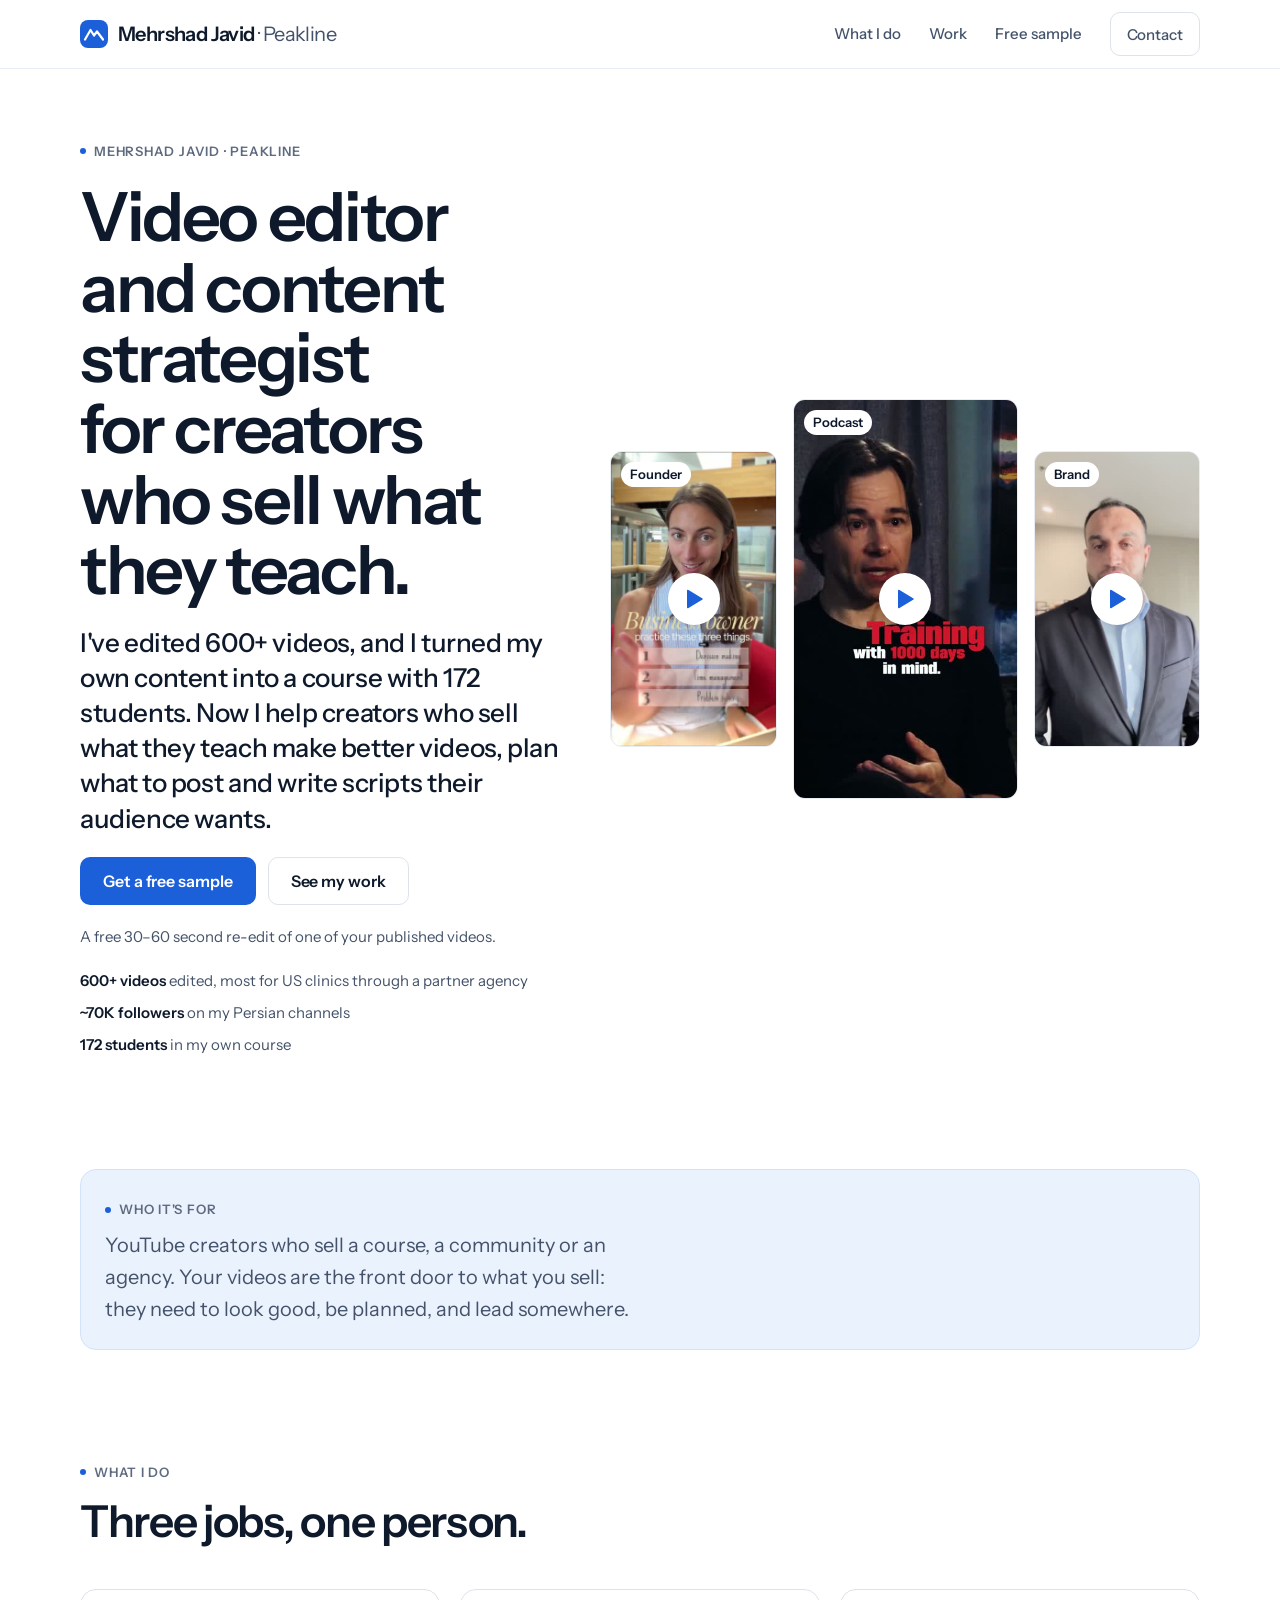
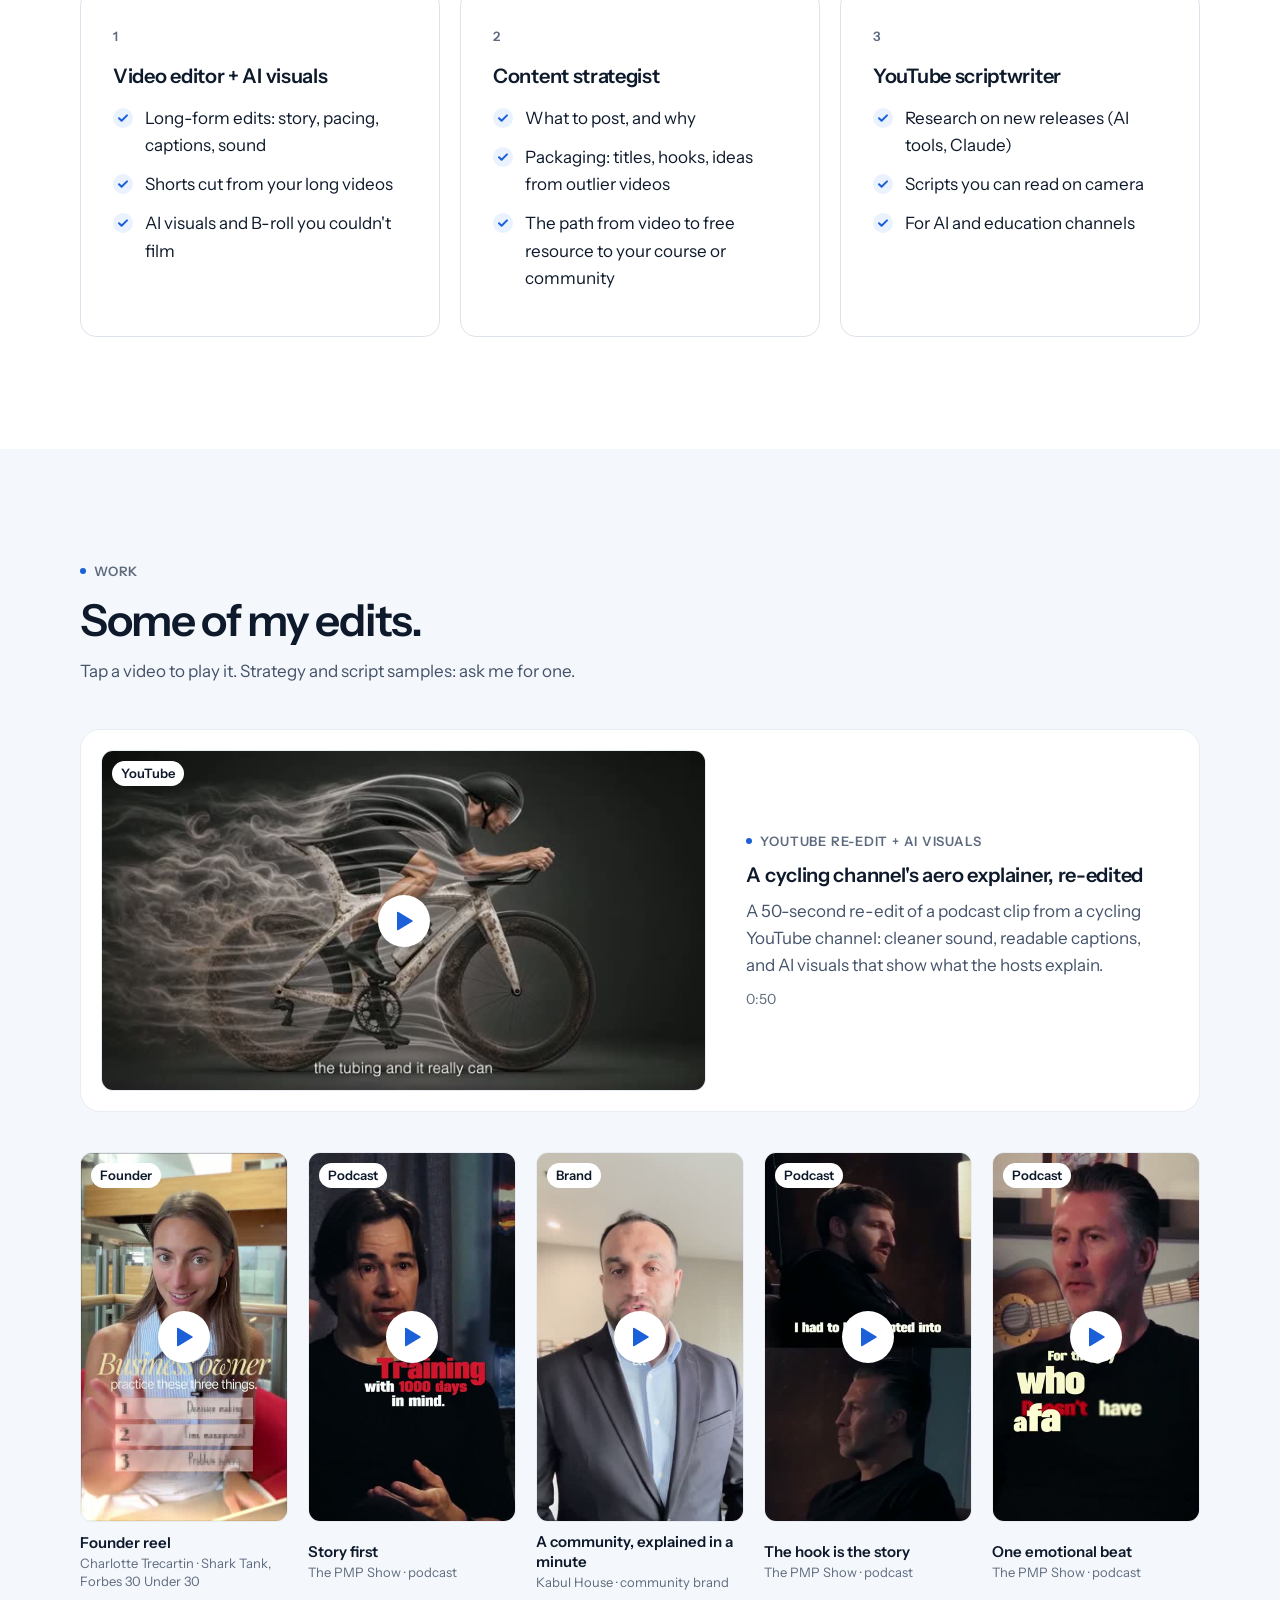
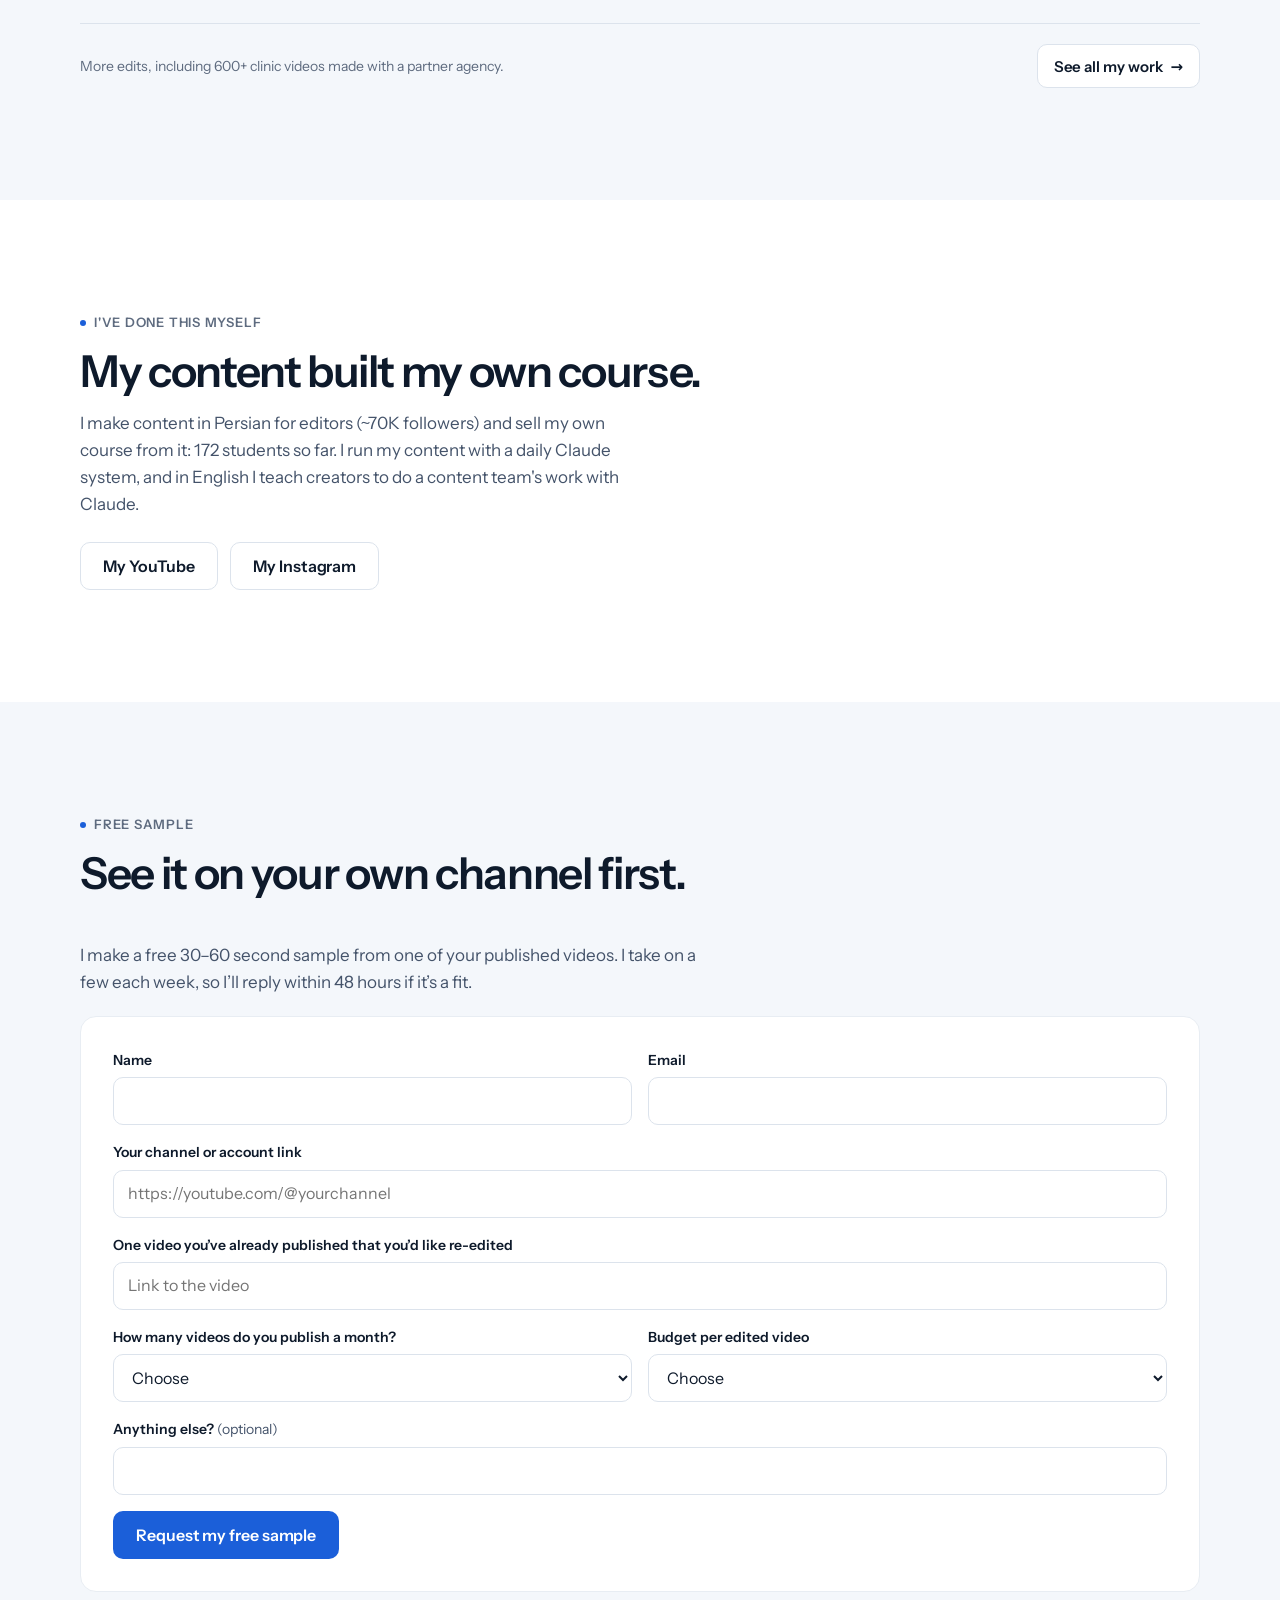
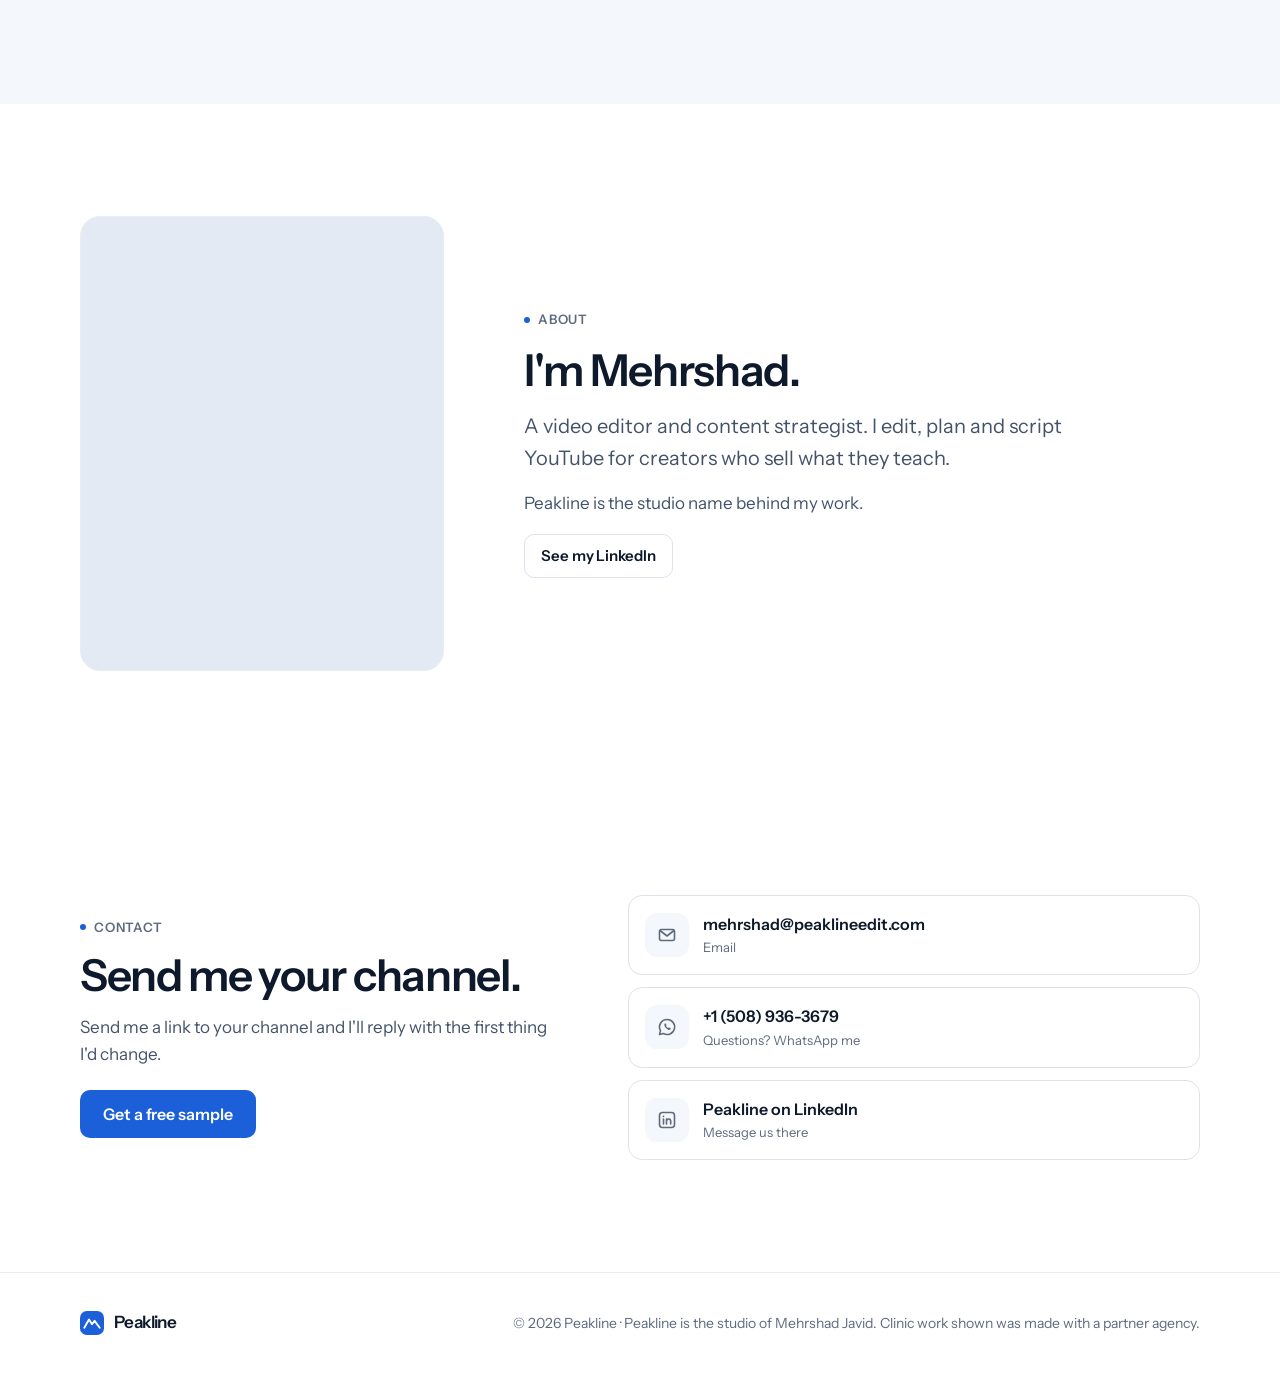
<file: clinics/index.html>
<!doctype html><meta charset="utf-8"><meta name="robots" content="noindex"><meta http-equiv="refresh" content="0; url=/"><link rel="canonical" href="https://peaklineedit.com/"><title>Peakline</title><a href="/">peaklineedit.com</a>
</file>
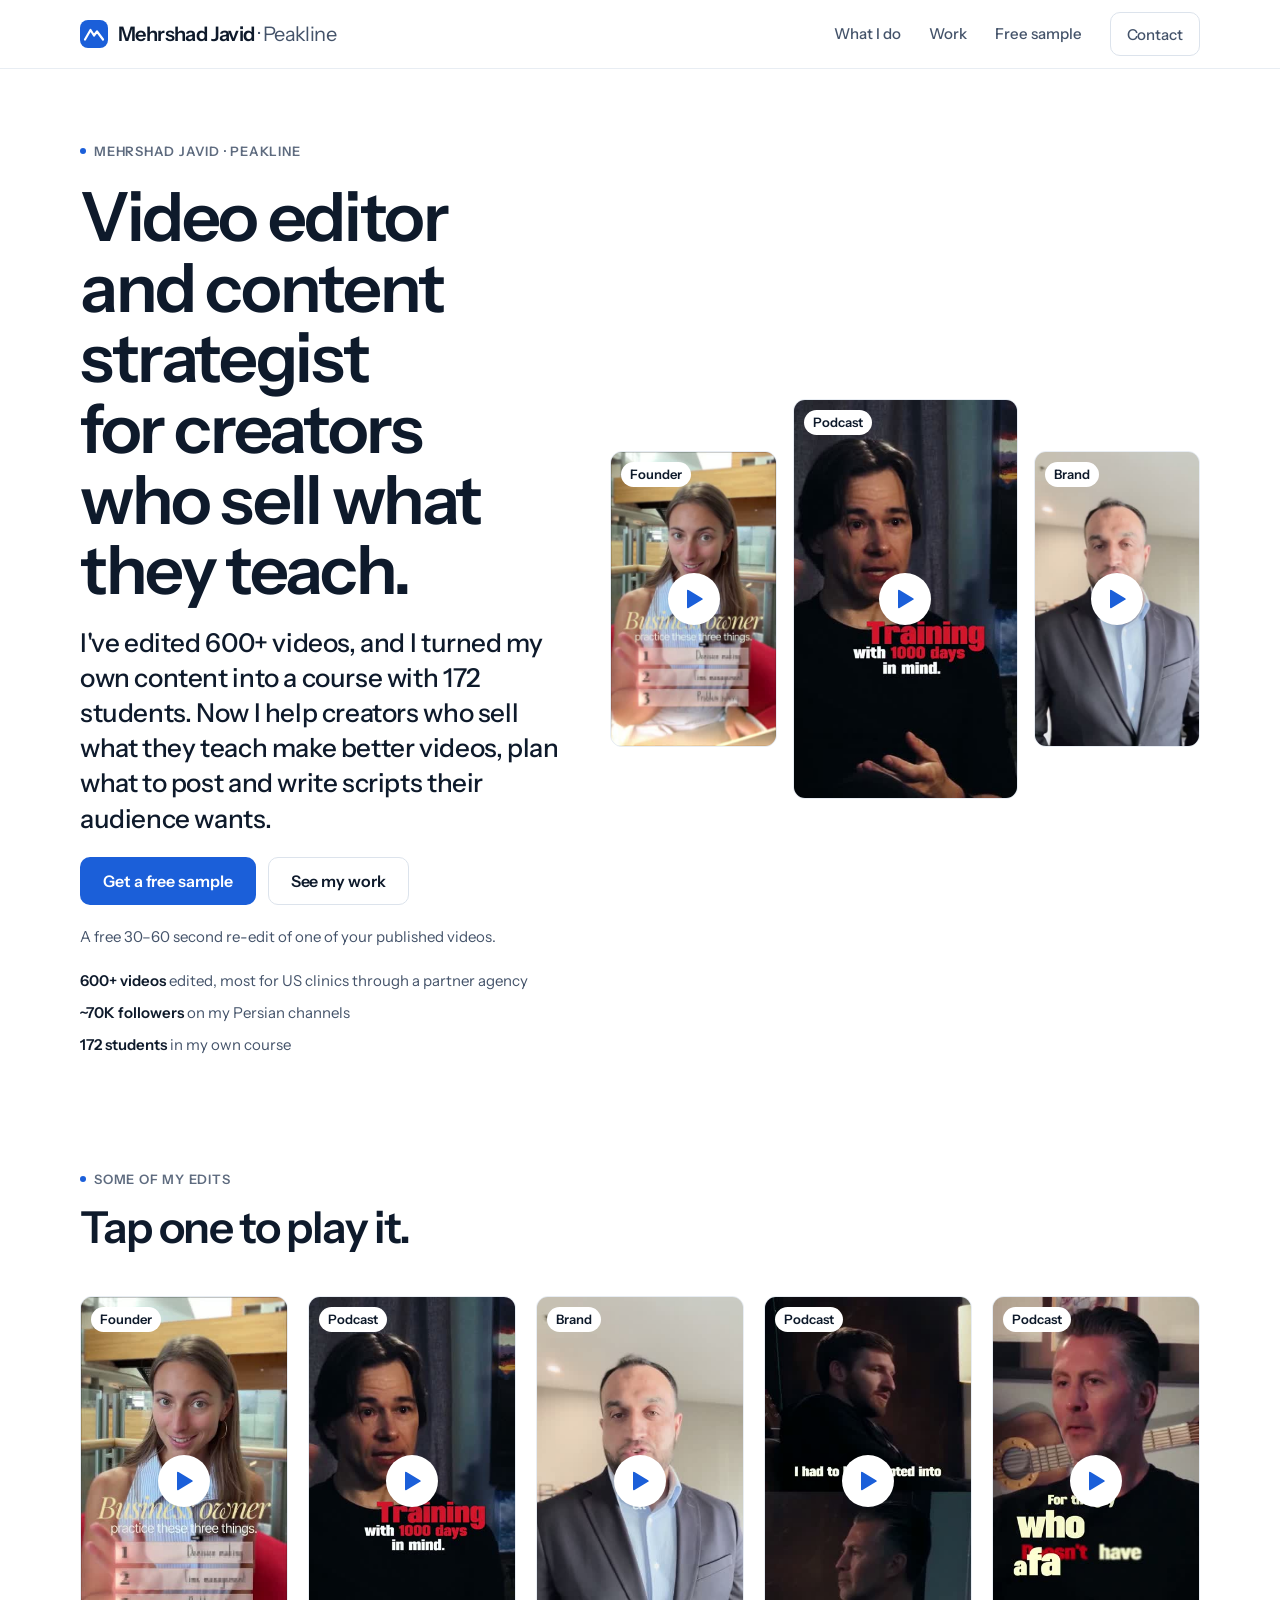
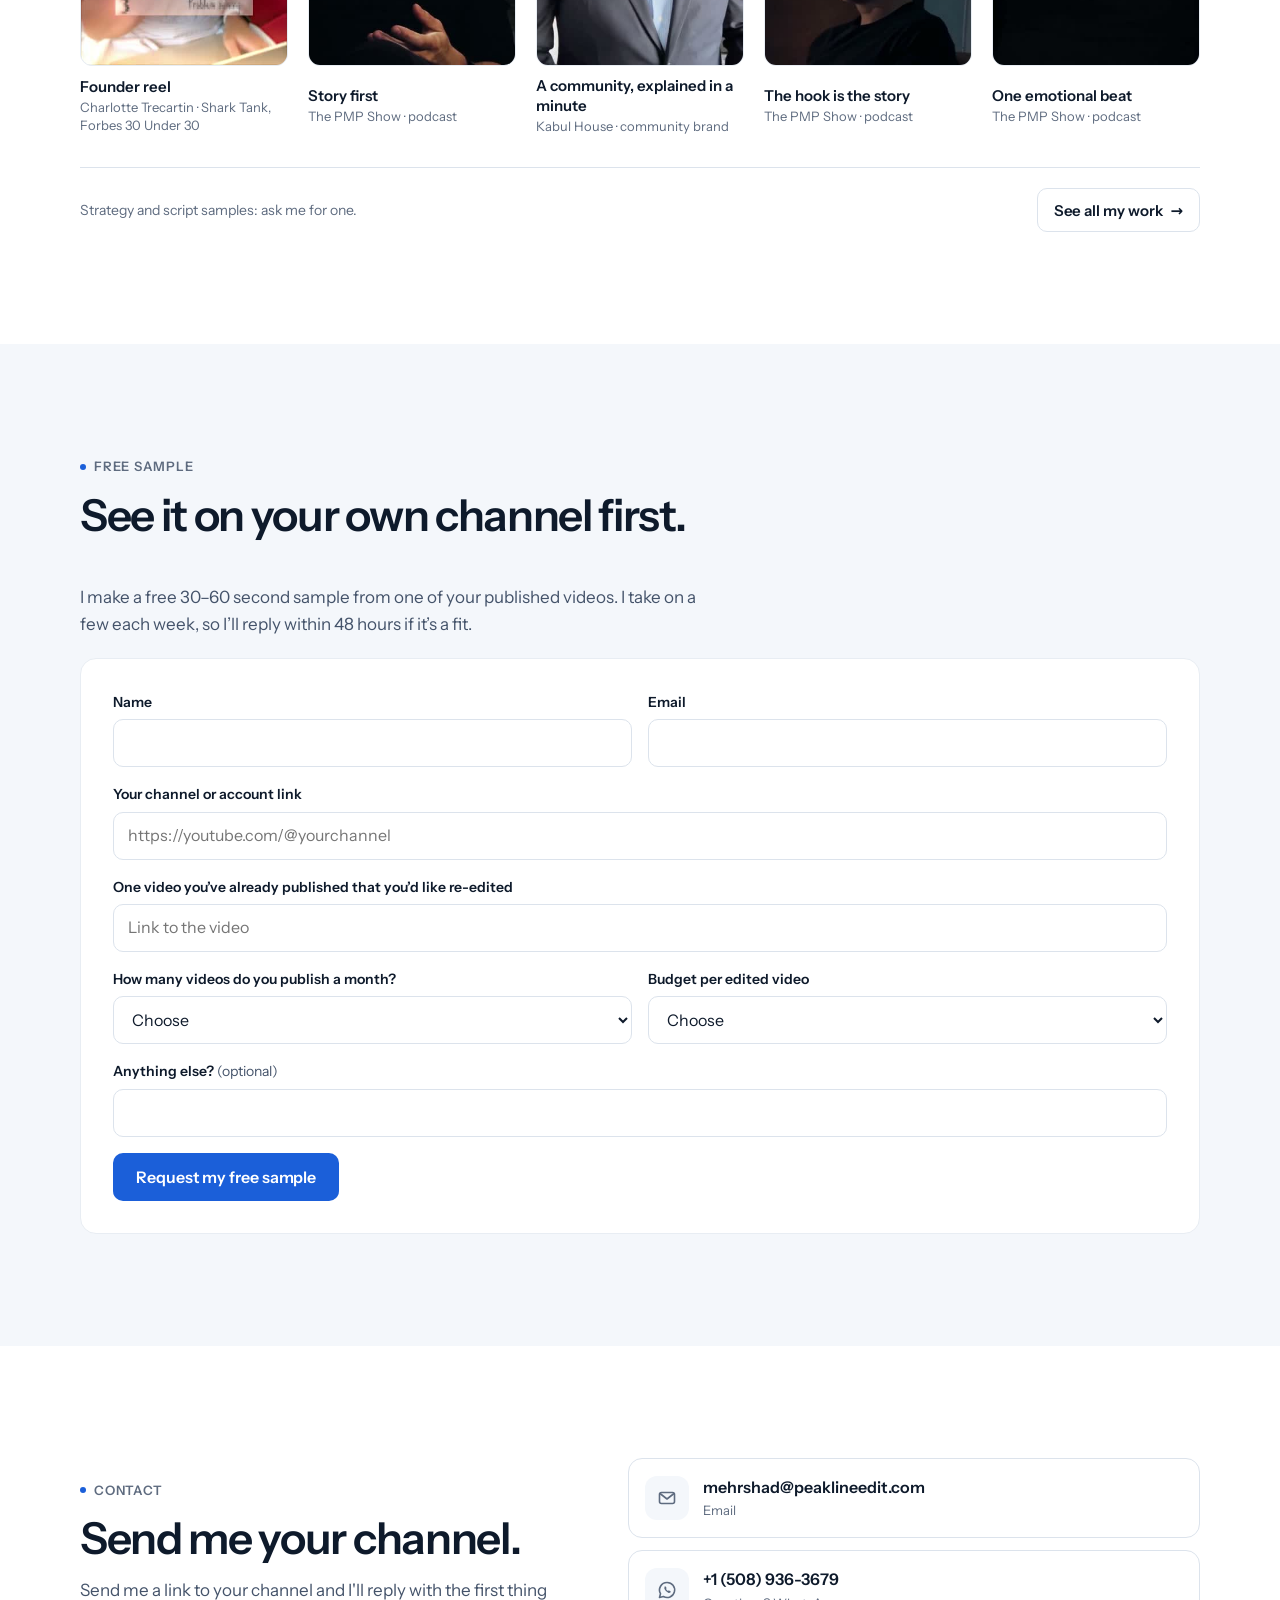
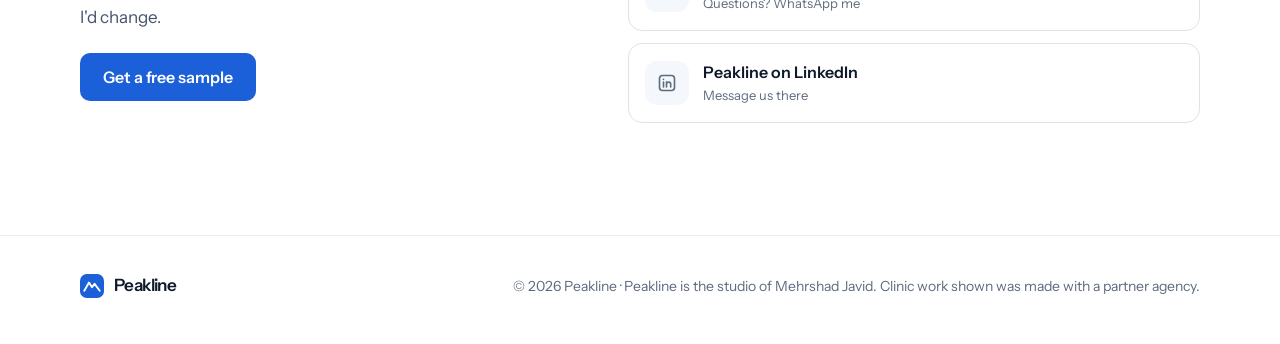
<file: hello/index.html>
<!doctype html>
<html lang="en">
<head>
<meta charset="utf-8">
<meta name="viewport" content="width=device-width, initial-scale=1">
<title>Mehrshad Javid · Get a free sample</title>
<meta name="description" content="A free 30&ndash;60 second re-edit of one of your published videos. Video editor and content strategist for creators who sell courses.">
<meta name="robots" content="noindex">
<link rel="canonical" href="https://peaklineedit.com/hello/">
<meta property="og:type" content="website">
<meta property="og:title" content="Mehrshad Javid · Get a free sample">
<meta property="og:description" content="A free 30&ndash;60 second re-edit of one of your published videos. Video editor and content strategist for creators who sell courses.">
<meta property="og:url" content="https://peaklineedit.com/hello/">
<meta name="theme-color" content="#FFFFFF">
<link rel="icon" href="data:image/svg+xml,%3Csvg xmlns='http://www.w3.org/2000/svg' viewBox='0 0 28 28'%3E%3Crect width='28' height='28' rx='8' fill='%231B5FD9'/%3E%3Cpath d='M5 19.5 10.5 10l3.5 5.5 3-4 6 8' stroke='%23fff' stroke-width='2.2' fill='none' stroke-linecap='round' stroke-linejoin='round'/%3E%3C/svg%3E">
<style>
@font-face{font-family:'Instrument Sans';font-style:normal;font-weight:400 600;font-display:swap;src:url([data-uri]) format('woff2')}
body{margin:0;background:#FFFFFF}
a{color:#1B5FD9}a:hover{color:#154CB3}
.pk{--bg:#FFFFFF;--bg-alt:#F4F7FB;--line:#DCE3EC;--line-soft:#E8EDF3;--ink:#0E1A2B;--ink-2:#44536A;--ink-3:#5E6B7F;--blue:#1B5FD9;--blue-hover:#154CB3;--blue-tint:#EAF2FE;--poster:#E3EAF3;--poster-2:#D5DFEB;
  container-type:inline-size;background:var(--bg);color:var(--ink);font-family:'Instrument Sans',system-ui,-apple-system,'Segoe UI',sans-serif;font-size:17px;line-height:1.6;-webkit-font-smoothing:antialiased;text-rendering:optimizeLegibility}
.pk *,.pk *::before,.pk *::after{box-sizing:border-box}
.pk h1,.pk h2,.pk h3,.pk p,.pk ul,.pk ol{margin:0}
.pk-wrap{width:100%;max-width:1200px;margin-inline:auto;padding-inline:20px}
.pk-sec{padding-block:64px}
.pk-alt{background:var(--bg-alt)}
.pk-label{display:inline-flex;align-items:center;gap:8px;font-size:13px;font-weight:600;letter-spacing:.06em;text-transform:uppercase;color:var(--ink-3)}
.pk-label i{width:6px;height:6px;border-radius:50%;background:var(--blue)}
.pk-h1{font-size:clamp(2.5rem,1.7rem + 3.6cqi,4.25rem);line-height:1.04;font-weight:600;letter-spacing:-.035em;text-wrap:balance}
.pk-h2{font-size:clamp(1.875rem,1.4rem + 2cqi,2.75rem);line-height:1.1;font-weight:600;letter-spacing:-.03em;text-wrap:balance}
.pk-h3{font-size:1.25rem;line-height:1.3;font-weight:600;letter-spacing:-.015em}
.pk-sub{font-size:clamp(1.25rem,1.05rem + .9cqi,1.625rem);line-height:1.35;font-weight:500;letter-spacing:-.015em;color:var(--ink);max-width:30rem}
.pk-lead{font-size:clamp(1.0625rem,1rem + .4cqi,1.25rem);line-height:1.6;color:var(--ink-2);max-width:34rem}
.pk-p{color:var(--ink-2);max-width:36rem}
.pk-small{font-size:14px;line-height:1.5;color:var(--ink-3)}
.pk-head-block{display:grid;gap:14px;margin-bottom:32px}
/* buttons: one blue button per screen, the rest neutral */
.pk-btn{display:inline-flex;align-items:center;justify-content:center;gap:8px;min-height:48px;padding:0 22px;border-radius:10px;border:1px solid transparent;font:600 16px/1 'Instrument Sans',system-ui,sans-serif;letter-spacing:-.005em;text-decoration:none;cursor:pointer;white-space:nowrap;transition:background .15s,border-color .15s,color .15s}
.pk-btn--blue{background:var(--blue);color:#FFFFFF}
.pk-btn--blue:hover{background:var(--blue-hover);color:#FFFFFF}
.pk-btn--line{background:#FFFFFF;color:var(--ink);border-color:var(--line)}
.pk-btn--line:hover{border-color:var(--ink-3);color:var(--ink)}
.pk-btn--sm{min-height:44px;padding:0 16px;font-size:15px}
.pk a:focus-visible,.pk button:focus-visible,.pk summary:focus-visible{outline:3px solid var(--blue);outline-offset:2px}
/* header */
.pk-head{border-bottom:1px solid var(--line-soft);background:#FFFFFF}
.pk-head .pk-wrap{display:flex;align-items:center;justify-content:space-between;gap:16px;min-height:68px}
.pk-logo{display:inline-flex;align-items:center;gap:10px;min-height:44px;color:var(--ink);text-decoration:none;font-weight:600;font-size:20px;letter-spacing:-.03em}
.pk-logo:hover{color:var(--ink)}
.pk-nav{display:none;align-items:center;gap:28px}
.pk-nav a{color:var(--ink-2);text-decoration:none;font-size:15px;font-weight:500}
.pk-nav a:hover{color:var(--ink)}
/* hero */
.pk-hero{padding-block:40px 64px}
.pk-hero-grid{display:grid;gap:40px}
.pk-hero-text{display:grid;gap:20px;align-content:start}
.pk-ctas{display:flex;flex-wrap:wrap;gap:12px}
.pk-stats{display:grid;grid-template-columns:repeat(3,minmax(0,1fr));gap:0;margin-top:8px;padding-top:20px;border-top:1px solid var(--line-soft)}
.pk-stat{display:grid;gap:2px;padding-inline:12px;border-inline-start:1px solid var(--line-soft)}
.pk-stat:first-child{padding-inline-start:0;border-inline-start:0}
.pk-stat b{font-size:clamp(1.5rem,1.2rem + 1.2cqi,2rem);line-height:1.15;font-weight:600;letter-spacing:-.03em;font-variant-numeric:tabular-nums}
.pk-stat span{font-size:13px;line-height:1.4;color:var(--ink-3)}
.pk-hero-reel{display:grid;grid-template-columns:repeat(3,minmax(0,1fr));gap:10px;align-items:start}
.pk-hero-reel>:nth-child(2){margin-top:-16px}
/* poster cards (9:16, poster first, video loads only on tap) */
.pk-poster{position:relative;display:block;width:100%;aspect-ratio:9/16;border-radius:12px;background:var(--poster);overflow:hidden;border:1px solid var(--line-soft)}
.pk-poster .pk-tag{position:absolute;inset-block-start:10px;inset-inline-start:10px;padding:4px 9px;border-radius:999px;background:#FFFFFF;font-size:13px;font-weight:600;line-height:1.3;color:var(--ink)}
.pk-play{position:absolute;inset:0;margin:auto;width:52px;height:52px;border-radius:50%;background:#FFFFFF;display:grid;place-items:center;box-shadow:0 6px 20px -8px rgb(14 26 43 / .35)}
.pk-cap{position:absolute;inset-inline:12%;inset-block-end:20%;display:grid;gap:6px;justify-items:center}
.pk-cap span{display:block;height:9px;border-radius:5px;background:#FFFFFF}
.pk-cap span:first-child{width:80%}
.pk-cap span:last-child{width:52%;background:var(--blue)}
/* screening room */
.pk-chips{display:flex;gap:8px;overflow-x:auto;padding:2px 2px 6px;margin:0 -2px 24px;scrollbar-width:none}
.pk-chip{flex:none;min-height:44px;padding:0 16px;border-radius:999px;border:1px solid var(--line);background:#FFFFFF;color:var(--ink-2);font:500 15px/1 'Instrument Sans',system-ui,sans-serif;cursor:pointer}
.pk-chip:hover{border-color:var(--ink-3);color:var(--ink)}
.pk-chip.is-on{background:var(--ink);border-color:var(--ink);color:#FFFFFF}
.pk-grid{display:grid;grid-template-columns:repeat(2,minmax(0,1fr));gap:20px 12px}
.pk-card{display:grid;gap:10px;margin:0;padding:0;border:0;background:none;text-align:start;cursor:pointer;font:inherit;color:inherit}
.pk-card:hover .pk-poster{border-color:var(--line)}
.pk-card:hover .pk-play{background:var(--blue)}
.pk-card:hover .pk-play svg path{fill:#FFFFFF}
.pk-card-meta{display:grid;gap:1px}
.pk-card-meta b{font-size:15px;font-weight:600;line-height:1.35}
.pk-card-meta span{font-size:13px;line-height:1.4;color:var(--ink-3)}
.pk-more{display:flex;flex-wrap:wrap;align-items:center;justify-content:space-between;gap:12px;margin-top:32px;padding-top:20px;border-top:1px solid var(--line)}
/* raw vs edited */
.pk-ba{display:grid;gap:36px}
.pk-ba-text{display:grid;gap:18px;align-content:center}
.pk-checks{list-style:none;padding:0;display:grid;gap:12px}
.pk-checks li{display:grid;grid-template-columns:22px minmax(0,1fr);gap:10px;align-items:start;color:var(--ink)}
.pk-checks svg{margin-top:3px}
.pk-ba-pair{display:grid;grid-template-columns:repeat(2,minmax(0,1fr));gap:12px}
.pk-ba-pair figure{margin:0;display:grid;gap:10px}
.pk-ba-pair figcaption{display:flex;justify-content:space-between;gap:8px;font-size:14px;font-weight:600}
.pk-ba-pair figcaption span{font-weight:400;color:var(--ink-3)}
.pk-raw{background:var(--poster-2)}
.pk-raw .pk-cap{display:none}
/* offer */
.pk-offer{display:grid;gap:20px;padding:32px 24px;border-radius:20px;background:var(--blue-tint);border:1px solid #D3E2FB}
.pk-offer .pk-h2{max-width:20ch}
.pk-offer-sub{font-size:clamp(1.125rem,1rem + .6cqi,1.375rem);font-weight:500;letter-spacing:-.01em;color:var(--ink)}
/* lanes */
.pk-lanes{display:grid;gap:16px}
.pk-lane{display:flex;flex-direction:column;gap:16px;padding:28px 24px;border-radius:16px;border:1px solid var(--line);background:#FFFFFF}
.pk-lane .pk-btn{align-self:flex-start;margin-top:auto}
.pk-lane .pk-checks{margin-bottom:8px}
/* steps */
.pk-steps{list-style:none;padding:0;display:grid;gap:12px;counter-reset:s}
.pk-step{display:grid;grid-template-columns:44px minmax(0,1fr);gap:16px;padding:20px;border-radius:16px;background:#FFFFFF;border:1px solid var(--line-soft)}
.pk-step-n{width:44px;height:44px;border-radius:12px;background:var(--blue-tint);color:var(--blue);display:grid;place-items:center;font-weight:600;font-size:18px;font-variant-numeric:tabular-nums}
.pk-step div{display:grid;gap:4px}
/* faq */
.pk-faq{display:grid;border-top:1px solid var(--line)}
.pk-faq details{border-bottom:1px solid var(--line)}
.pk-faq summary{list-style:none;display:flex;align-items:center;justify-content:space-between;gap:16px;min-height:64px;padding-block:16px;font-size:17px;font-weight:600;letter-spacing:-.01em;cursor:pointer}
.pk-faq summary::-webkit-details-marker{display:none}
.pk-faq summary svg{flex:none;transition:transform .2s}
.pk-faq details[open] summary svg{transform:rotate(45deg)}
.pk-faq details p{padding-bottom:20px;color:var(--ink-2);max-width:44rem}
/* contact */
.pk-contact{display:grid;gap:28px}
.pk-ways{display:grid;gap:12px}
.pk-way{display:grid;grid-template-columns:44px minmax(0,1fr);gap:14px;align-items:center;padding:16px;border-radius:14px;border:1px solid var(--line);background:#FFFFFF;color:var(--ink);text-decoration:none}
a.pk-way:hover{border-color:var(--ink-3);color:var(--ink)}
.pk-way-ic{width:44px;height:44px;border-radius:12px;background:var(--bg-alt);display:grid;place-items:center;color:var(--ink)}
.pk-way div{display:grid;gap:0;min-width:0}
.pk-way b{font-size:16px;font-weight:600;overflow-wrap:anywhere}
.pk-way span{font-size:13px;color:var(--ink-3)}
.pk-way--slot{border-style:dashed}
.pk-way--slot b{color:var(--ink-3);font-weight:500}
/* footer */
.pk-foot{border-top:1px solid var(--line-soft);padding-block:28px 36px}
.pk-foot .pk-wrap{display:grid;gap:10px}
/* tablet */
@container (min-width:640px){
  .pk-wrap{padding-inline:32px}
  .pk-nav{display:flex}
  .pk-head-cta-phone{display:none}
  .pk-grid{grid-template-columns:repeat(3,minmax(0,1fr));gap:28px 16px}
  .pk-offer{padding:48px}
  .pk-lanes{grid-template-columns:repeat(2,minmax(0,1fr));gap:20px}
  .pk-lane{padding:36px 32px}
  .pk-steps{grid-template-columns:repeat(3,minmax(0,1fr));gap:16px}
  .pk-step{grid-template-columns:minmax(0,1fr);gap:20px;padding:28px}
  .pk-ways{grid-template-columns:repeat(3,minmax(0,1fr))}
  .pk-stat{padding-inline:20px}
}
@container (max-width:639.98px){.pk-head-cta-desk{display:none}
  /* phone: the work is one swipe row (2 cards + a peek of the 3rd), so the section stays short */
  .pk-grid{display:flex;gap:12px;overflow-x:auto;scroll-snap-type:x mandatory;margin-inline:-20px;padding-inline:20px;scroll-padding-inline:20px;scrollbar-width:none}
  .pk-grid .pk-card{flex:0 0 42%;scroll-snap-align:start}
}
/* desktop */
@container (min-width:1024px){
  .pk-wrap{padding-inline:40px}
  .pk-sec{padding-block:112px}
  .pk-hero{padding-block:72px 112px}
  .pk-hero-grid{grid-template-columns:minmax(0,.9fr) minmax(0,1.1fr);gap:48px;align-items:center}
  .pk-hero-reel{grid-template-columns:minmax(0,1fr) minmax(0,1.35fr) minmax(0,1fr);gap:16px;align-items:center}
  .pk-hero-reel>:nth-child(2){margin-top:0}
  .pk-head-block{margin-bottom:44px}
  .pk-grid{grid-template-columns:repeat(5,minmax(0,1fr));gap:36px 20px}
  .pk-ba{grid-template-columns:minmax(0,1fr) minmax(0,1fr);gap:80px;align-items:center}
  .pk-ba-pair{gap:20px}
  .pk-offer{grid-template-columns:minmax(0,1.3fr) auto;align-items:end;column-gap:48px;padding:64px}
  .pk-offer .pk-btn{grid-column:2;grid-row:1 / span 3;align-self:center}
  .pk-faq-wrap{display:grid;grid-template-columns:minmax(0,.8fr) minmax(0,1.2fr);gap:80px;align-items:start}
  .pk-contact{grid-template-columns:minmax(0,.9fr) minmax(0,1.1fr);gap:80px;align-items:center}
  .pk-ways{grid-template-columns:minmax(0,1fr)}
  .pk-foot .pk-wrap{grid-template-columns:minmax(0,1fr) auto;align-items:center}
}
@media (prefers-reduced-motion:reduce){.pk *{transition:none !important}}
/* build additions: real posters + tap-to-play video */
html{scroll-behavior:smooth}
.pk-poster img,.pk-poster video{position:absolute;inset:0;width:100%;height:100%;object-fit:cover;display:block}
.pk-poster video{background:#0E1A2B}
.pk-poster.is-playing .pk-tag,.pk-poster.is-playing .pk-play,.pk-poster.is-playing .pk-cap{display:none}
.pk-poster.has-img .pk-cap{display:none}
.pk-poster .pk-tag,.pk-poster .pk-play{z-index:1}
.pk-card[hidden]{display:none}
.pk-card:disabled{cursor:default}
.pk-card:disabled .pk-play{display:none}
.pk-skip{position:absolute;left:-9999px}
.pk-skip:focus{left:16px;top:12px;z-index:9;background:#fff;padding:8px 12px;border-radius:8px}
@media (prefers-reduced-motion:reduce){html{scroll-behavior:auto}}
/* selling points + contrast (2026-10-31, same tokens as design v1) */
.pk-why{display:grid;gap:12px}
.pk-why-card{display:grid;gap:12px;align-content:start;padding:24px;border-radius:16px;border:1px solid var(--line-soft);background:#FFFFFF}
.pk-quote{margin:24px 0 0;padding:24px;border-radius:16px;background:var(--bg-alt);display:grid;gap:10px}
.pk-quote blockquote{margin:0;font-size:clamp(1.125rem,1rem + .6cqi,1.375rem);line-height:1.4;font-weight:500;letter-spacing:-.01em;color:var(--ink);max-width:40rem}
.pk-quote figcaption{font-size:14px;line-height:1.5;color:var(--ink-3)}
.pk-quote figcaption b{color:var(--ink);font-weight:600}
.pk-vs{display:grid;gap:12px}
.pk-vs-col{display:grid;gap:16px;align-content:start;padding:28px 24px;border-radius:16px}
.pk-vs-not{background:var(--bg-alt);border:1px solid var(--line-soft)}
.pk-vs-not .pk-x li{color:var(--ink-2)}
.pk-vs-yes{background:var(--blue-tint);border:1px solid #D3E2FB}
.pk-x{list-style:none;padding:0;display:grid;gap:12px}
.pk-x li{display:grid;grid-template-columns:22px minmax(0,1fr);gap:10px;align-items:start}
.pk-x svg{margin-top:3px}
@container (min-width:640px){
  .pk-why{grid-template-columns:repeat(2,minmax(0,1fr));gap:16px}
  .pk-why-card{padding:28px}
  .pk-quote{padding:32px}
  .pk-vs{grid-template-columns:repeat(2,minmax(0,1fr));gap:20px}
  .pk-vs-col{padding:36px 32px}
}
@container (min-width:640px) and (max-width:1023.98px){
  .pk-why-card:last-child{grid-column:1 / -1}
}
@container (min-width:1024px){
  .pk-why{grid-template-columns:repeat(6,minmax(0,1fr))}
  .pk-why-card{grid-column:span 2}
  .pk-why-card:nth-child(n+4){grid-column:span 3}
}
/* TV feature card */
.pk-feature{display:grid;gap:20px;margin-bottom:40px;padding:16px;border-radius:20px;background:#FFFFFF;border:1px solid var(--line-soft)}
.pk-poster--wide{aspect-ratio:16/9}
.pk-feature-text{display:grid;gap:10px;align-content:center;padding:0 8px 8px}
@container (min-width:1024px){
  .pk-feature{grid-template-columns:minmax(0,1.4fr) minmax(0,1fr);gap:40px;padding:20px}
  .pk-feature-text{padding:0 20px 0 0}
}
/* quiet "see more work" row */
.pk-morework{margin-top:28px}
.pk-morework summary{display:inline-flex;align-items:center;min-height:44px;padding:0 4px;color:var(--ink-2);font-weight:500;font-size:15px;cursor:pointer;text-decoration:underline;text-underline-offset:4px;text-decoration-color:var(--line)}
.pk-morework summary:hover{color:var(--ink)}
.pk-morework[open] summary{margin-bottom:20px}
@container (min-width:1024px){.pk-grid--n4,.pk-grid--n8{grid-template-columns:repeat(4,minmax(0,1fr))}}
/* bigger hero videos (Mehrshad 2026-10-31: "so small") */
@container (max-width:639.98px){
  .pk-hero-reel{display:flex;gap:12px;overflow-x:auto;scroll-snap-type:x mandatory;margin-inline:-20px;padding-inline:20px;scroll-padding-inline:20px;scrollbar-width:none}
  .pk-hero-reel>.pk-card{flex:0 0 62%;scroll-snap-align:start}
  .pk-hero-reel>:nth-child(2){margin-top:0}
}
/* about */
.pk-about{display:grid;gap:28px;align-items:center}
.pk-about-photo{margin:0;width:100%;max-width:320px;aspect-ratio:4/5;border-radius:20px;overflow:hidden;background:var(--poster);border:1px solid var(--line-soft)}
.pk-about-photo img{width:100%;height:100%;object-fit:cover;display:block}
.pk-about-text{display:grid;gap:16px;align-content:center;justify-items:start}
@container (min-width:1024px){
  .pk-about{grid-template-columns:minmax(0,.7fr) minmax(0,1.3fr);gap:80px}
  .pk-about-photo{max-width:none}
}
/* 1 hour -> 8-12 shorts equation */
.pk-equation{display:inline-flex;flex-wrap:wrap;align-items:baseline;gap:6px;align-self:flex-start;padding:10px 14px;border-radius:12px;background:var(--blue-tint);border:1px solid #D3E2FB;color:var(--ink-2);font-size:15px;line-height:1.4}
.pk-equation b{color:var(--ink);font-weight:600;font-size:17px;letter-spacing:-.01em}
.pk-equation span[aria-hidden]{color:var(--blue);font-weight:600}
.pk-sr{position:absolute;width:1px;height:1px;overflow:hidden;clip:rect(0 0 0 0);white-space:nowrap}
.pk-price{display:flex;flex-wrap:wrap;align-items:baseline;gap:6px;margin:-6px 0 0;color:var(--ink-2);font-size:15px}
.pk-price b{color:var(--ink);font-size:34px;font-weight:600;letter-spacing:-.03em;line-height:1}
.pk-from{flex-basis:100%;color:var(--ink);font-size:15px;font-weight:700;letter-spacing:-.01em;margin-bottom:2px}

/* founder quote hero + preview gaps */
.pk-h1--quote{font-size:clamp(2rem,1.4rem + 2.6cqi,3.25rem);line-height:1.08}
.pk-cite{display:block;margin-top:-8px;color:var(--ink-2);font-size:15px;font-style:normal}
.pk-cite b{color:var(--ink);font-weight:600}
.pk-proofline{color:var(--ink-2);font-size:15px}
.pk-proofline b{color:var(--ink);font-weight:600}
.pk-sidelink{font-size:15px;color:var(--ink-2)}
.pk-sidelink a{color:var(--blue);font-weight:600;text-decoration:none}
.pk-verify{background:#FFF1A8;color:#5A4500;border-radius:4px;padding:0 4px;font-weight:600}
.pk-note{padding:24px;border-radius:16px;background:var(--blue-tint);border:1px solid #D3E2FB}

/* founder quote card under the hero headline */
.pk-founder{margin:4px 0 0;padding:16px 20px;border-left:3px solid var(--blue);background:var(--blue-tint);border-radius:0 12px 12px 0}
.pk-founder blockquote{margin:0;color:var(--ink);font-size:clamp(1.05rem,.95rem + .5cqi,1.3rem);line-height:1.4;font-weight:600;letter-spacing:-.01em}
.pk-founder .pk-cite{margin-top:8px}

@container (min-width:1024px){.pk-grid--n6{grid-template-columns:repeat(6,minmax(0,1fr));gap:28px 14px}}
.pk-sec-sub{margin:48px 0 20px}

.pk-proofstrip{display:flex;flex-wrap:wrap;gap:8px 20px;color:var(--ink-2);font-size:15px}
.pk-proofstrip b{color:var(--ink);font-weight:600}
.pk-teach{display:grid;gap:24px}
.pk-pillars{display:grid;gap:12px;grid-template-columns:repeat(2,minmax(0,1fr))}
@container (min-width:1024px){.pk-pillars{grid-template-columns:repeat(4,minmax(0,1fr))}}
.pk-pillar{padding:18px;border-radius:14px;background:#fff;border:1px solid var(--line-soft)}
.pk-pillar b{display:block;margin-bottom:6px;color:var(--ink)}
.pk-pillar span{color:var(--ink-2);font-size:14px;line-height:1.45}

/* free-sample form */
.pk-form{display:grid;gap:16px;margin-top:20px;padding:24px;border-radius:16px;background:#fff;border:1px solid var(--line-soft)}
@container (min-width:640px){.pk-form{grid-template-columns:repeat(2,minmax(0,1fr));padding:32px}.pk-field--wide{grid-column:1 / -1}}
.pk-field{display:grid;gap:6px}
.pk-field label{font-size:14px;font-weight:600;color:var(--ink)}
.pk-field label span{font-weight:400;color:var(--ink-2)}
.pk-field input,.pk-field select{width:100%;min-height:48px;padding:10px 14px;border-radius:10px;border:1px solid var(--line);background:#fff;color:var(--ink);font:inherit;font-size:16px}
.pk-field input:focus,.pk-field select:focus{outline:2px solid var(--blue);outline-offset:1px;border-color:var(--blue)}
.pk-hp{position:absolute;left:-9999px;width:1px;height:1px;overflow:hidden}
.pk-form-foot{display:flex;flex-wrap:wrap;align-items:center;gap:12px 20px}
.pk-form-msg{margin:0;font-size:15px;color:var(--ink-2)}
.pk-form.is-sent .pk-field{opacity:.5}
.pk-form.is-sent button{display:none}
.pk-form.is-sent .pk-form-msg{color:var(--ink);font-weight:600}
/* header name: one line on phones */
.pk-logo{white-space:nowrap}
@media (max-width:480px){.pk-logo span span{display:none}}

</style>
</head>
<body>
<div class="pk" dir="ltr" lang="en">
<a class="pk-skip" href="#main">Skip to content</a>

<header class="pk-head">
<div class="pk-wrap">
<a class="pk-logo" href="/" aria-label="Peakline home">
<svg width="28" height="28" viewBox="0 0 28 28" fill="none" aria-hidden="true"><rect width="28" height="28" rx="8" fill="#1B5FD9"></rect><path d="M5 19.5 10.5 10l3.5 5.5 3-4 6 8" stroke="#FFFFFF" stroke-width="2.2" stroke-linecap="round" stroke-linejoin="round"></path></svg>
<span>Mehrshad Javid <span style="color:var(--ink-2);font-weight:400">· Peakline</span></span>
</a>
<nav class="pk-nav" aria-label="Main">
<a href="/#roles">What I do</a>
<a href="/work/">Work</a>
<a href="/#sample">Free sample</a>
<a class="pk-btn pk-btn--line pk-btn--sm pk-head-cta-desk" href="#contact">Contact</a>
</nav>
<a class="pk-btn pk-btn--line pk-btn--sm pk-head-cta-phone" href="#contact">Contact</a>
</div>
</header>

<main id="main">
<section class="pk-hero" id="top">
<div class="pk-wrap pk-hero-grid">
<div class="pk-hero-text">
<span class="pk-label"><i></i>Mehrshad Javid · Peakline</span>
<h1 class="pk-h1">Video editor and content strategist for creators who sell what they teach.</h1>
<p class="pk-sub">I've edited 600+ videos, and I turned my own content into a course with 172 students. Now I help creators who sell what they teach make better videos, plan what to post and write scripts their audience wants.</p>
<div class="pk-ctas">
<a class="pk-btn pk-btn--blue" href="#sample">Get a free sample</a>
<a class="pk-btn pk-btn--line" href="/work/">See my work</a>
</div>
<p class="pk-sidelink">A free 30&ndash;60 second re-edit of one of your published videos.</p>
<div class="pk-proofstrip"><span><b>600+ videos</b> edited, most for US clinics through a partner agency</span><span><b>~70K followers</b> on my Persian channels</span><span><b>172 students</b> in my own course</span></div>
</div>
<div class="pk-hero-reel" aria-label="Three example videos">
<button type="button" class="pk-card" data-cat="" aria-label="Play: Founder reel" data-src="/media/charlotte.mp4"><span class="pk-poster has-img"><img src="[data-uri]" alt="" loading="lazy" decoding="async"><span class="pk-tag">Founder</span><span class="pk-play" aria-hidden="true"><svg width="18" height="20" viewBox="0 0 18 20"><path d="M2 1.8v16.4a1 1 0 0 0 1.5.86l13.6-8.2a1 1 0 0 0 0-1.72L3.5.94A1 1 0 0 0 2 1.8Z" fill="#1B5FD9"></path></svg></span><span class="pk-cap" aria-hidden="true"><span></span><span></span></span></span></button>
<button type="button" class="pk-card" data-cat="" aria-label="Play: Story first" data-src="/media/pmp-storytelling.mp4"><span class="pk-poster has-img"><img src="[data-uri]" alt="" loading="lazy" decoding="async"><span class="pk-tag">Podcast</span><span class="pk-play" aria-hidden="true"><svg width="18" height="20" viewBox="0 0 18 20"><path d="M2 1.8v16.4a1 1 0 0 0 1.5.86l13.6-8.2a1 1 0 0 0 0-1.72L3.5.94A1 1 0 0 0 2 1.8Z" fill="#1B5FD9"></path></svg></span><span class="pk-cap" aria-hidden="true"><span></span><span></span></span></span></button>
<button type="button" class="pk-card" data-cat="" aria-label="Play: A community, explained in a minute" data-src="/media/kabul-house.mp4"><span class="pk-poster has-img"><img src="[data-uri]" alt="" loading="lazy" decoding="async"><span class="pk-tag">Brand</span><span class="pk-play" aria-hidden="true"><svg width="18" height="20" viewBox="0 0 18 20"><path d="M2 1.8v16.4a1 1 0 0 0 1.5.86l13.6-8.2a1 1 0 0 0 0-1.72L3.5.94A1 1 0 0 0 2 1.8Z" fill="#1B5FD9"></path></svg></span><span class="pk-cap" aria-hidden="true"><span></span><span></span></span></span></button>
</div>
</div>
</section>

<section class="pk-sec" id="work" style="padding-top:0">
<div class="pk-wrap">
<div class="pk-head-block">
<span class="pk-label"><i></i>Some of my edits</span>
<h2 class="pk-h2">Tap one to play it.</h2>
</div>
<div class="pk-grid pk-grid--n5">
<button type="button" class="pk-card" data-cat="" aria-label="Play: Founder reel" data-src="/media/charlotte.mp4"><span class="pk-poster has-img"><img src="[data-uri]" alt="" loading="lazy" decoding="async"><span class="pk-tag">Founder</span><span class="pk-play" aria-hidden="true"><svg width="18" height="20" viewBox="0 0 18 20"><path d="M2 1.8v16.4a1 1 0 0 0 1.5.86l13.6-8.2a1 1 0 0 0 0-1.72L3.5.94A1 1 0 0 0 2 1.8Z" fill="#1B5FD9"></path></svg></span><span class="pk-cap" aria-hidden="true"><span></span><span></span></span></span><span class="pk-card-meta"><b>Founder reel</b><span>Charlotte Trecartin · Shark Tank, Forbes 30 Under 30</span></span></button>
<button type="button" class="pk-card" data-cat="" aria-label="Play: Story first" data-src="/media/pmp-storytelling.mp4"><span class="pk-poster has-img"><img src="[data-uri]" alt="" loading="lazy" decoding="async"><span class="pk-tag">Podcast</span><span class="pk-play" aria-hidden="true"><svg width="18" height="20" viewBox="0 0 18 20"><path d="M2 1.8v16.4a1 1 0 0 0 1.5.86l13.6-8.2a1 1 0 0 0 0-1.72L3.5.94A1 1 0 0 0 2 1.8Z" fill="#1B5FD9"></path></svg></span><span class="pk-cap" aria-hidden="true"><span></span><span></span></span></span><span class="pk-card-meta"><b>Story first</b><span>The PMP Show · podcast</span></span></button>
<button type="button" class="pk-card" data-cat="" aria-label="Play: A community, explained in a minute" data-src="/media/kabul-house.mp4"><span class="pk-poster has-img"><img src="[data-uri]" alt="" loading="lazy" decoding="async"><span class="pk-tag">Brand</span><span class="pk-play" aria-hidden="true"><svg width="18" height="20" viewBox="0 0 18 20"><path d="M2 1.8v16.4a1 1 0 0 0 1.5.86l13.6-8.2a1 1 0 0 0 0-1.72L3.5.94A1 1 0 0 0 2 1.8Z" fill="#1B5FD9"></path></svg></span><span class="pk-cap" aria-hidden="true"><span></span><span></span></span></span><span class="pk-card-meta"><b>A community, explained in a minute</b><span>Kabul House · community brand</span></span></button>
<button type="button" class="pk-card" data-cat="" aria-label="Play: The hook is the story" data-src="/media/pmp-wanted-to-be-happy.mp4"><span class="pk-poster has-img"><img src="[data-uri]" alt="" loading="lazy" decoding="async"><span class="pk-tag">Podcast</span><span class="pk-play" aria-hidden="true"><svg width="18" height="20" viewBox="0 0 18 20"><path d="M2 1.8v16.4a1 1 0 0 0 1.5.86l13.6-8.2a1 1 0 0 0 0-1.72L3.5.94A1 1 0 0 0 2 1.8Z" fill="#1B5FD9"></path></svg></span><span class="pk-cap" aria-hidden="true"><span></span><span></span></span></span><span class="pk-card-meta"><b>The hook is the story</b><span>The PMP Show · podcast</span></span></button>
<button type="button" class="pk-card" data-cat="" aria-label="Play: One emotional beat" data-src="/media/pmp-god-loves-us.mp4"><span class="pk-poster has-img"><img src="[data-uri]" alt="" loading="lazy" decoding="async"><span class="pk-tag">Podcast</span><span class="pk-play" aria-hidden="true"><svg width="18" height="20" viewBox="0 0 18 20"><path d="M2 1.8v16.4a1 1 0 0 0 1.5.86l13.6-8.2a1 1 0 0 0 0-1.72L3.5.94A1 1 0 0 0 2 1.8Z" fill="#1B5FD9"></path></svg></span><span class="pk-cap" aria-hidden="true"><span></span><span></span></span></span><span class="pk-card-meta"><b>One emotional beat</b><span>The PMP Show · podcast</span></span></button>
</div>
<div class="pk-more">
<p class="pk-small">Strategy and script samples: ask me for one.</p>
<a class="pk-btn pk-btn--line pk-btn--sm" href="/work/">See all my work <span aria-hidden="true">&rarr;</span></a>
</div>
</div>
</section>
<section class="pk-sec pk-alt" id="sample">
<div class="pk-wrap">
<div class="pk-head-block">
<span class="pk-label"><i></i>Free sample</span>
<h2 class="pk-h2">See it on your own channel first.</h2>
</div>
<p class="pk-p" style="max-width:640px">I make a free 30&ndash;60 second sample from one of your published videos. I take on a few each week, so I&rsquo;ll reply within 48 hours if it&rsquo;s a fit.</p>
<form class="pk-form" id="sample-form" novalidate>
<div class="pk-field"><label for="sf-name">Name</label><input id="sf-name" name="name" required autocomplete="name"></div>
<div class="pk-field"><label for="sf-email">Email</label><input id="sf-email" name="email" type="email" required autocomplete="email" inputmode="email"></div>
<div class="pk-field pk-field--wide"><label for="sf-channel">Your channel or account link</label><input id="sf-channel" name="channel" type="url" required placeholder="https://youtube.com/@yourchannel" inputmode="url"></div>
<div class="pk-field pk-field--wide"><label for="sf-video">One video you&rsquo;ve already published that you&rsquo;d like re-edited</label><input id="sf-video" name="video" type="url" required placeholder="Link to the video" inputmode="url"></div>
<div class="pk-field"><label for="sf-month">How many videos do you publish a month?</label><select id="sf-month" name="per_month" required><option value="">Choose</option><option>1&ndash;3</option><option>4&ndash;10</option><option>10+</option></select></div>
<div class="pk-field"><label for="sf-budget">Budget per edited video</label><select id="sf-budget" name="budget" required><option value="">Choose</option><option>under $100</option><option>$100&ndash;300</option><option>$300&ndash;750</option><option>$750+</option><option>not sure yet</option></select></div>
<div class="pk-field pk-field--wide"><label for="sf-notes">Anything else? <span>(optional)</span></label><input id="sf-notes" name="notes" maxlength="300"></div>
<div class="pk-hp" aria-hidden="true"><label for="sf-hp">Leave this empty</label><input id="sf-hp" name="_honey" tabindex="-1" autocomplete="off"></div>
<div class="pk-field--wide pk-form-foot"><button class="pk-btn pk-btn--blue" type="submit">Request my free sample</button><p class="pk-form-msg" role="status" aria-live="polite"></p></div>
</form>
<script>
(function(){
  var f=document.getElementById('sample-form'); if(!f) return;
  var msg=f.querySelector('.pk-form-msg'), btn=f.querySelector('button');
  f.addEventListener('submit',function(ev){
    ev.preventDefault();
    if(f._honey && f._honey.value){return;}
    if(!f.checkValidity()){f.reportValidity();msg.textContent='Please fill in the fields above.';return;}
    var d={}; new FormData(f).forEach(function(v,k){d[k]=String(v).trim();});
    delete d._honey;
    d._subject='Sample request \u00b7 '+d.per_month+'/mo \u00b7 '+d.budget+' \u00b7 '+d.name;
    d._replyto=d.email; d._template='table'; d._captcha='false';
    btn.disabled=true; msg.textContent='Sending\u2026';
    fetch('https://formsubmit.co/ajax/mehrshad@peaklineedit.com',{method:'POST',headers:{'Content-Type':'application/json','Accept':'application/json'},body:JSON.stringify(d)})
      .then(function(r){return r.json().then(function(j){if(!r.ok||String(j.success)!=='true')throw 0;});})
      .then(function(){f.reset();f.classList.add('is-sent');msg.textContent='Thanks! I\u2019ll look at your channel and reply within 48 hours.';})
      .catch(function(){btn.disabled=false;msg.innerHTML='Couldn\u2019t send. Please email me at <a href="mailto:mehrshad@peaklineedit.com">mehrshad@peaklineedit.com</a>.';});
  });
})();
</script>
</div>
</section>

<section class="pk-sec" id="contact">
<div class="pk-wrap pk-contact">
<div class="pk-head-block" style="margin-bottom:0">
<span class="pk-label"><i></i>Contact</span>
<h2 class="pk-h2">Send me your channel.</h2>
<p class='pk-p'>Send me a link to your channel and I'll reply with the first thing I'd change.</p>
<div class="pk-ctas" style="margin-top:8px"><a class="pk-btn pk-btn--blue" href="/#sample">Get a free sample</a></div>
</div>
<div class="pk-ways">
<a class="pk-way" href="mailto:mehrshad@peaklineedit.com"><span class="pk-way-ic"><svg width="20" height="20" viewBox="0 0 20 20" fill="none" aria-hidden="true"><rect x="2.5" y="4.5" width="15" height="11" rx="2" stroke="currentColor" stroke-width="1.6"></rect><path d="m3 5.5 7 5.5 7-5.5" stroke="currentColor" stroke-width="1.6" stroke-linejoin="round"></path></svg></span><div><b>mehrshad@peaklineedit.com</b><span>Email</span></div></a>
<a class="pk-way" href="https://wa.me/15089363679?text=Hi%2C%20I%20found%20you%20on%20peaklineedit.com.%20Quick%20question%3A" target="_blank" rel="noopener"><span class="pk-way-ic"><svg width="20" height="20" viewBox="0 0 20 20" fill="none" aria-hidden="true"><path d="M10 2.5a7.5 7.5 0 0 0-6.5 11.2L2.5 17.5l3.9-1A7.5 7.5 0 1 0 10 2.5Z" stroke="currentColor" stroke-width="1.6" stroke-linejoin="round"></path><path d="M7.4 6.8c.2-.4.5-.4.7-.4h.4c.2 0 .3.1.4.3l.6 1.4c0 .2 0 .3-.1.5l-.4.5c.4.8 1.1 1.5 1.9 1.9l.5-.4c.1-.1.3-.2.5-.1l1.4.6c.2.1.3.2.3.4v.4c0 .3-.1.5-.4.7-.5.3-1.2.4-2 .1a6.7 6.7 0 0 1-3.7-3.7c-.3-.8-.2-1.5.1-2Z" fill="currentColor"></path></svg></span><div><b>+1 (508) 936-3679</b><span>Questions? WhatsApp me</span></div></a>
<a class="pk-way" href="https://www.linkedin.com/in/mehrshadjavid" target="_blank" rel="noopener"><span class="pk-way-ic"><svg width="20" height="20" viewBox="0 0 20 20" fill="none" aria-hidden="true"><rect x="2.5" y="2.5" width="15" height="15" rx="3" stroke="currentColor" stroke-width="1.6"></rect><path d="M6.5 9v5M6.5 6.3v.1M9.5 14V9m0 2.4c0-1.4 1-2.4 2.2-2.4s2 .9 2 2.3V14" stroke="currentColor" stroke-width="1.6" stroke-linecap="round"></path></svg></span><div><b>Peakline on LinkedIn</b><span>Message us there</span></div></a>
</div>
</div>
</section>
</main>

<footer class="pk-foot">
<div class="pk-wrap">
<a class="pk-logo" href="#top" aria-label="Peakline, back to top"><svg width="24" height="24" viewBox="0 0 28 28" fill="none" aria-hidden="true"><rect width="28" height="28" rx="8" fill="#1B5FD9"></rect><path d="M5 19.5 10.5 10l3.5 5.5 3-4 6 8" stroke="#FFFFFF" stroke-width="2.2" stroke-linecap="round" stroke-linejoin="round"></path></svg><span style="font-size:17px">Peakline</span></a>
<p class="pk-small">© 2026 Peakline · Peakline is the studio of Mehrshad Javid. Clinic work shown was made with a partner agency.</p>
</div>
</footer>
</div>
<script>
(function(){
  var chips=document.querySelectorAll('.pk-chip'),cards=document.querySelectorAll('.pk-grid .pk-card');
  chips.forEach(function(ch){ch.addEventListener('click',function(){
    var f=ch.getAttribute('data-f');
    chips.forEach(function(x){var on=x===ch;x.classList.toggle('is-on',on);x.setAttribute('aria-pressed',on?'true':'false');});
    cards.forEach(function(c){c.hidden=!(f==='all'||c.getAttribute('data-cat')===f);});
  });});
  document.addEventListener('click',function(ev){
    var b=ev.target.closest('.pk-card[data-src]');if(!b)return;
    var p=b.querySelector('.pk-poster');if(p.classList.contains('is-playing'))return;
    document.querySelectorAll('.pk-poster video').forEach(function(v){v.pause();});
    var v=document.createElement('video');
    v.src=b.getAttribute('data-src');v.controls=true;v.playsInline=true;v.setAttribute('playsinline','');v.preload='auto';
    var im=p.querySelector('img');if(im)v.poster=im.src;
    p.appendChild(v);p.classList.add('is-playing');
    v.play().catch(function(){});
  });
  document.addEventListener('play',function(ev){
    document.querySelectorAll('.pk-poster video').forEach(function(v){if(v!==ev.target)v.pause();});
  },true);
})();
</script>
</body>
</html>
</file>
